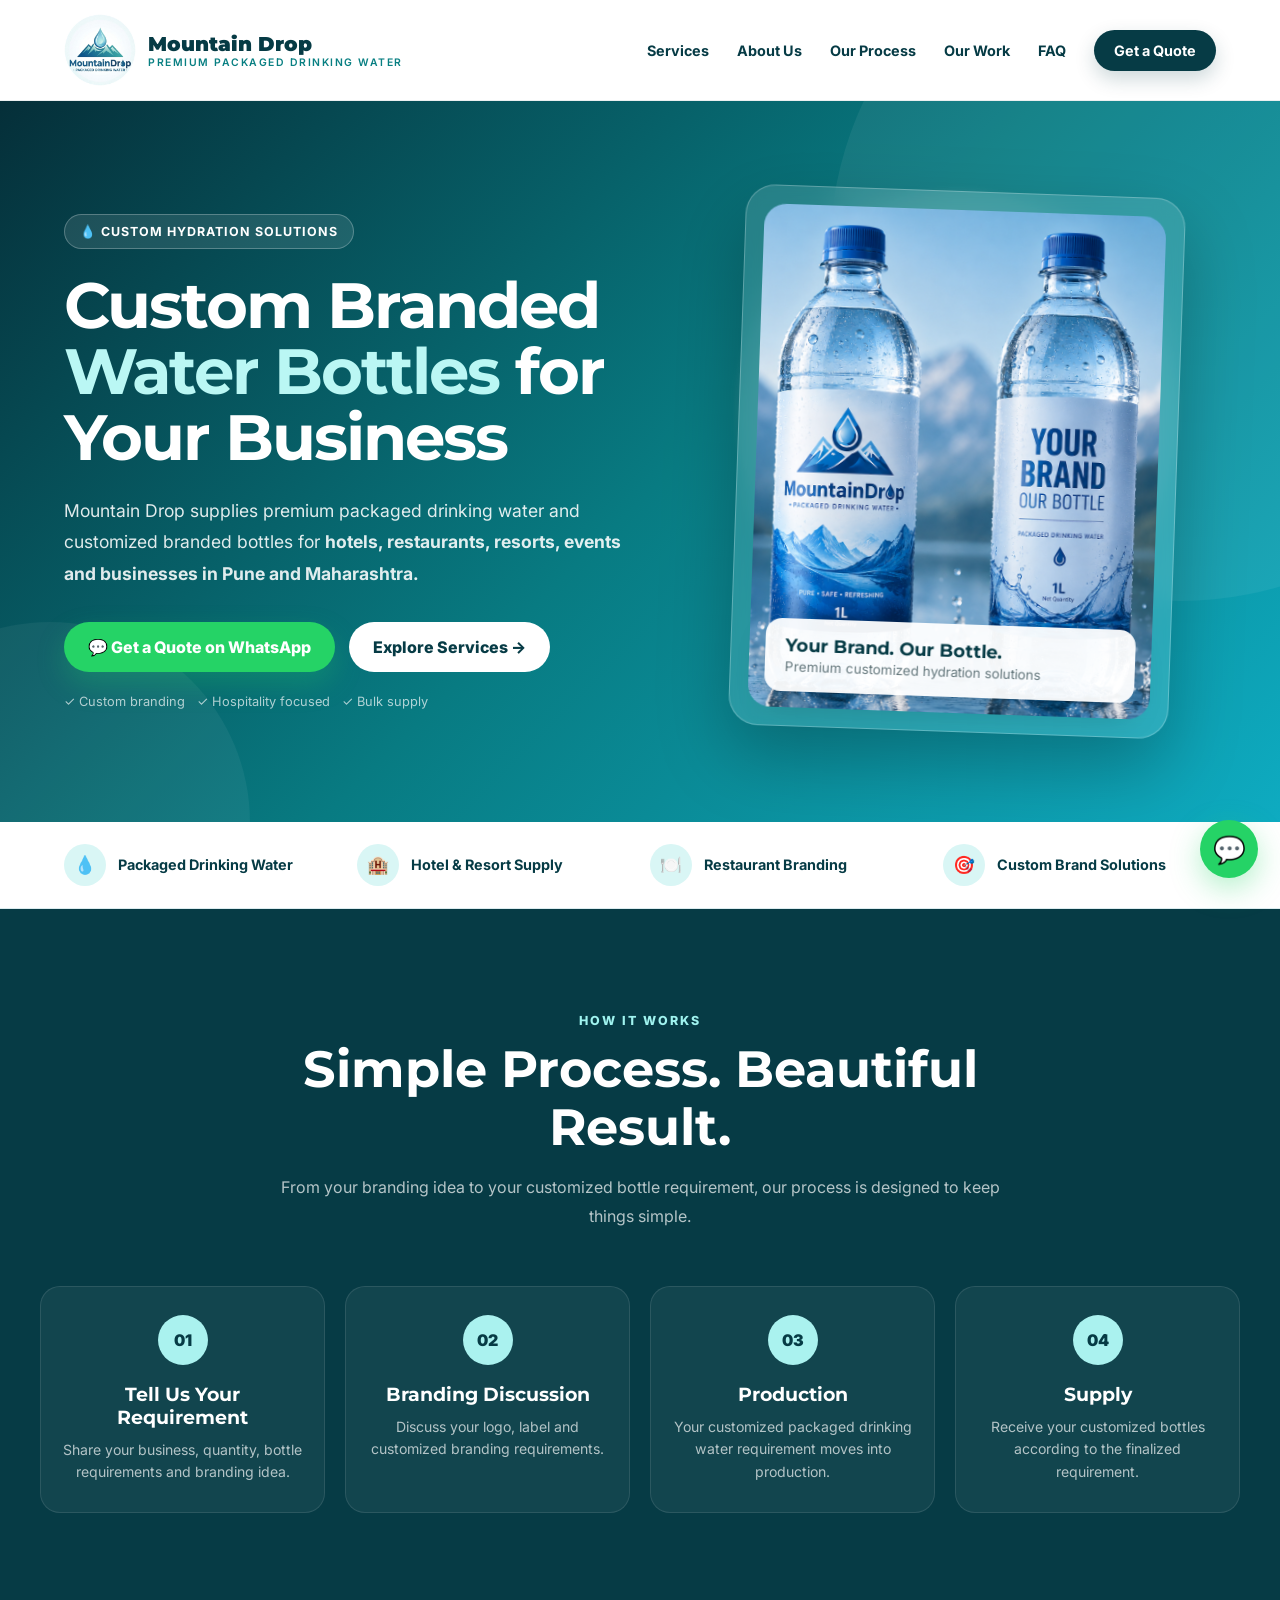
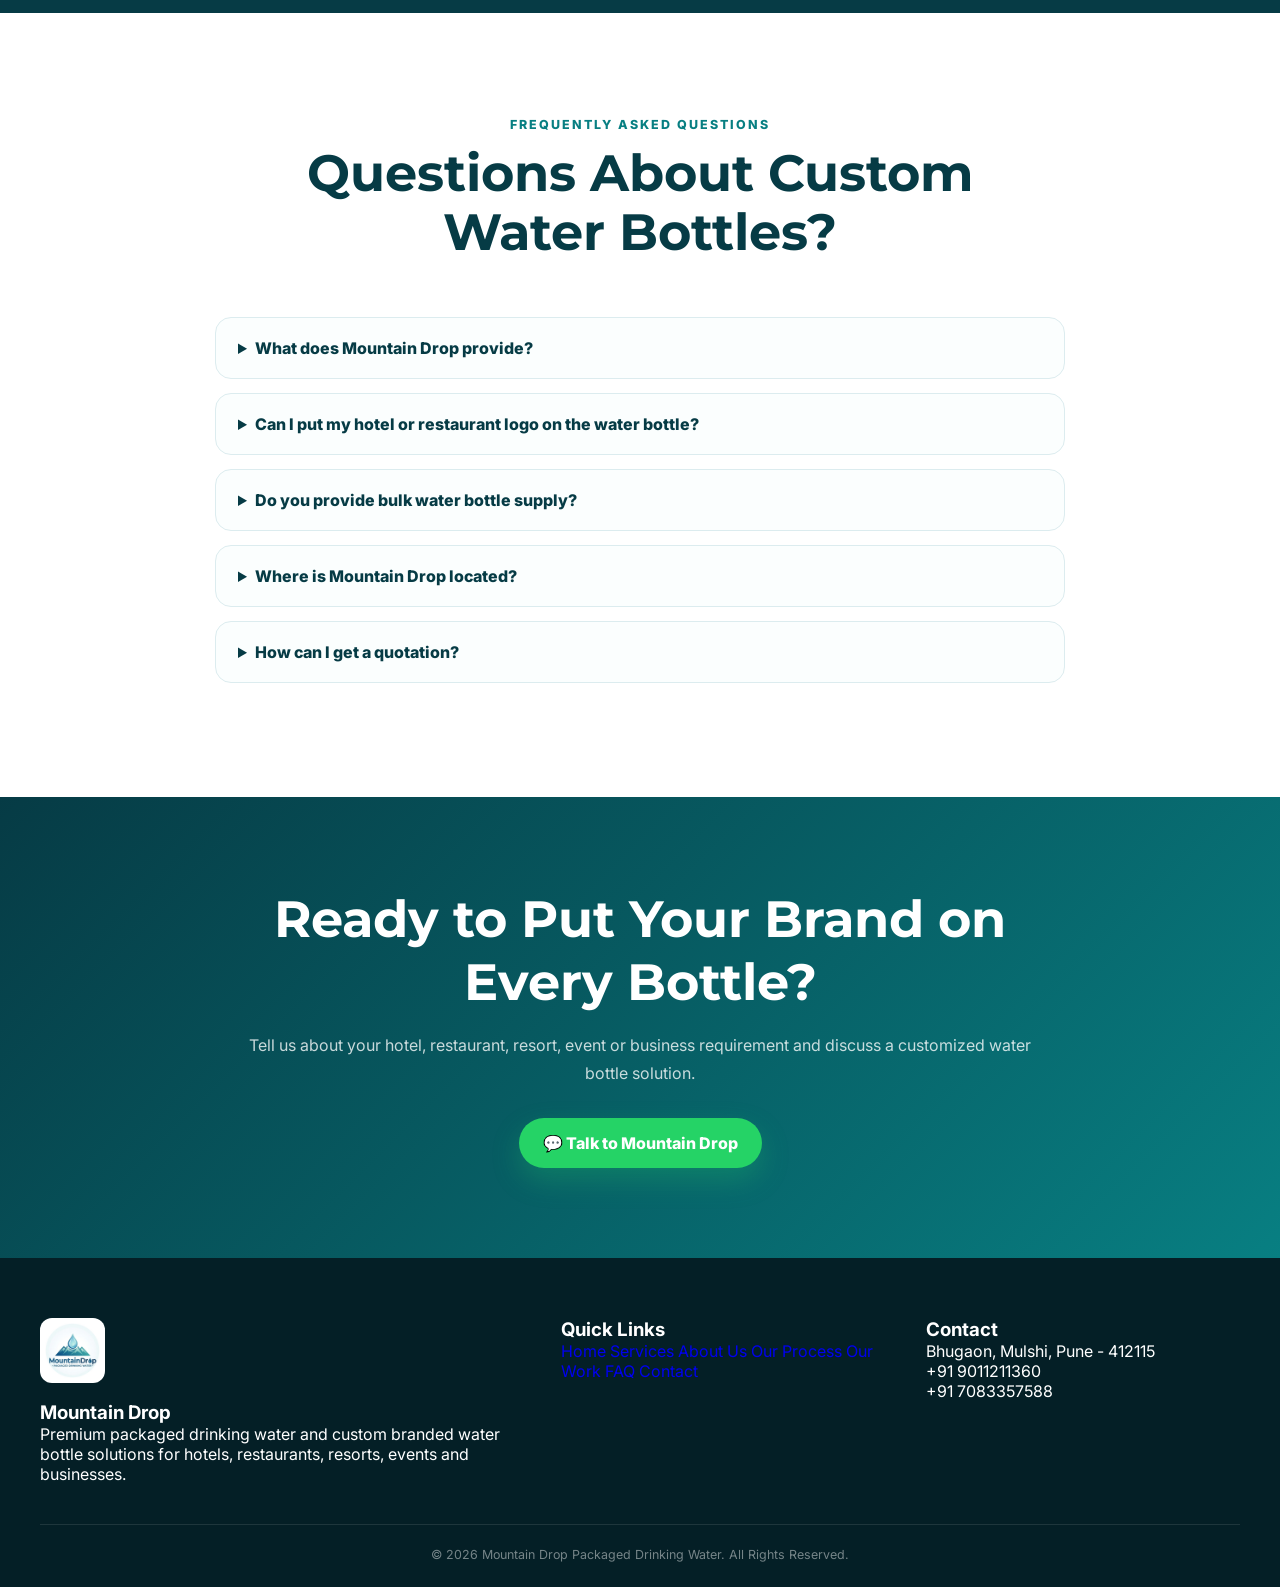
<file: index.html>
<!DOCTYPE html>
<html lang="en">

<head>
    <!-- =========================================================
         BASIC SEO
    ========================================================== -->
    <meta charset="UTF-8">
    <meta name="viewport" content="width=device-width, initial-scale=1.0">
    <meta name="robots" content="index, follow">
    <meta name="author" content="Mountain Drop">
    <meta name="description"
        content="Mountain Drop supplies custom branded water bottles and premium packaged drinking water for hotels, restaurants, resorts, events and businesses in Pune, Mulshi and Maharashtra.">
    <meta name="keywords"
        content="custom branded water bottles Pune, custom water bottle supplier Pune, branded water bottles Pune, customized water bottles Pune, packaged drinking water Pune, water bottle supplier Pune, hotel water bottles Pune, restaurant water bottles Pune, custom water bottles for hotels, custom water bottles for restaurants, event water bottles Pune, Mountain Drop">
    <meta name="theme-color" content="#063b45">

    <!-- =========================================================
         GOOGLE SEARCH TITLE
    ========================================================== -->
    <title>Mountain Drop | Custom Branded Water Bottles in Pune</title>

    <!-- =========================================================
         CANONICAL URL
    ========================================================== -->
    <link rel="canonical" href="https://mountaindrop.vercel.app/">

    <!-- =========================================================
         OPEN GRAPH - WHATSAPP / FACEBOOK / LINKEDIN
    ========================================================== -->
    <meta property="og:type" content="website">
    <meta property="og:title" content="Mountain Drop | Custom Branded Water Bottles">
    <meta property="og:description"
        content="Premium packaged drinking water and custom branded bottles for hotels, restaurants, resorts, events and businesses.">
    <meta property="og:url" content="https://mountaindrop.vercel.app/">
    <meta property="og:image" content="./images/logo.jpeg">

    <!-- =========================================================
         FAVICON
    ========================================================== -->
    <link rel="icon" type="image/png" href="./images/favicon.png">

    <!-- =========================================================
         GOOGLE FONTS
    ========================================================== -->
    <link rel="preconnect" href="https://fonts.googleapis.com">
    <link rel="preconnect" href="https://fonts.gstatic.com" crossorigin>
    <link
        href="https://fonts.googleapis.com/css2?family=Inter:wght@400;500;600;700;800&family=Montserrat:wght@600;700;800;900&display=swap"
        rel="stylesheet">

    <!-- =========================================================
         STRUCTURED DATA - LOCAL BUSINESS
    ========================================================== -->
    <script type="application/ld+json">
    {
        "@context": "https://schema.org",
        "@type": "LocalBusiness",
        "name": "Mountain Drop",
        "description": "Mountain Drop supplies premium packaged drinking water and custom branded water bottles for hotels, restaurants, resorts, events and businesses.",
        "url": "https://mountaindrop.vercel.app/",
        "telephone": [
            "+919011211360",
            "+917083357588"
        ],
        "address": {
            "@type": "PostalAddress",
            "addressLocality": "Bhugaon",
            "addressRegion": "Maharashtra",
            "postalCode": "412115",
            "addressCountry": "IN"
        },
        "areaServed": [
            "Pune",
            "Mulshi",
            "Maharashtra"
        ],
        "sameAs": []
    }
    </script>

    <!-- =========================================================
         FAQ STRUCTURED DATA
    ========================================================== -->
    <script type="application/ld+json">
    {
        "@context": "https://schema.org",
        "@type": "FAQPage",
        "mainEntity": [
            {
                "@type": "Question",
                "name": "What does Mountain Drop provide?",
                "acceptedAnswer": {
                    "@type": "Answer",
                    "text": "Mountain Drop provides packaged drinking water and custom branded water bottles for hotels, restaurants, resorts, events and businesses."
                }
            },
            {
                "@type": "Question",
                "name": "Can I put my hotel or restaurant logo on the water bottle?",
                "acceptedAnswer": {
                    "@type": "Answer",
                    "text": "Yes. Mountain Drop provides customized branded water bottle solutions designed around your business branding."
                }
            },
            {
                "@type": "Question",
                "name": "Where does Mountain Drop provide its service?",
                "acceptedAnswer": {
                    "@type": "Answer",
                    "text": "Mountain Drop is based in Bhugaon, Mulshi, Pune and serves businesses in Pune and surrounding areas."
                }
            }
        ]
    }
    </script>

    <!-- =========================================================
         CSS
    ========================================================== -->
    <link rel="stylesheet" href="./css/style.css">
</head>

<body>

    <!-- =========================================================
         HEADER
    ========================================================== -->
    <header>
        <div class="navbar">
            <a href="./index.html" class="logo" aria-label="Mountain Drop Home">
                <img src="./images/logo.jpeg" alt="MountainDrop Packaged Drinking Water">
                <div class="logo-text">
                    Mountain Drop
                    <span>Premium Packaged Drinking Water</span>
                </div>
            </a>

            <nav>
                <a href="./services.html">Services</a>
                <a href="./about.html">About Us</a>
                <a href="./index.html#process">Our Process</a>
                <a href="./products.html">Our Work</a>
                <a href="./index.html#faq">FAQ</a>
                <a href="./contact.html" class="nav-button">Get a Quote</a>
            </nav>
        </div>
    </header>

    <!-- =========================================================
         MAIN
    ========================================================== -->
    <main>
        <!-- HERO -->
        <section id="home" class="hero">
            <div class="hero-container">
                <div>
                    <div class="eyebrow">
                        💧 Custom Hydration Solutions
                    </div>

                    <h1>
                        Custom Branded
                        <span>Water Bottles</span>
                        for Your Business
                    </h1>

                    <p class="hero-description">
                        Mountain Drop supplies premium packaged drinking
                        water and customized branded bottles for
                        <strong>hotels, restaurants, resorts, events
                            and businesses in Pune and Maharashtra.</strong>
                    </p>

                    <div class="hero-buttons">
                        <a href="https://wa.me/919011211360?text=Hi%20Mountain%20Drop,%20I%20want%20to%20know%20more%20about%20custom%20branded%20water%20bottles."
                            class="btn btn-primary" target="_blank" rel="noopener">
                            💬 Get a Quote on WhatsApp
                        </a>

                        <a href="./services.html" class="btn btn-secondary">
                            Explore Services →
                        </a>
                    </div>

                    <p class="hero-note">
                        ✓ Custom branding &nbsp; ✓ Hospitality focused
                        &nbsp; ✓ Bulk supply
                    </p>
                </div>

                <div class="hero-product">
                    <div class="product-glow"></div>
                    <div class="product-card">
                        <img src="./images/Bottle.png"
                            alt="Custom branded water bottle supplied by Mountain Drop for hospitality business in Pune"
                            loading="eager">
                        <div class="product-label">
                            <strong>Your Brand. Our Bottle.</strong>
                            <small>Premium customized hydration solutions</small>
                        </div>
                    </div>
                </div>
            </div>
        </section>

        <!-- TRUST BAR -->
        <section class="trust-bar">
            <div class="trust-container">
                <div class="trust-item">
                    <div class="trust-icon">💧</div>
                    <span>Packaged Drinking Water</span>
                </div>

                <div class="trust-item">
                    <div class="trust-icon">🏨</div>
                    <span>Hotel & Resort Supply</span>
                </div>

                <div class="trust-item">
                    <div class="trust-icon">🍽️</div>
                    <span>Restaurant Branding</span>
                </div>

                <div class="trust-item">
                    <div class="trust-icon">🎯</div>
                    <span>Custom Brand Solutions</span>
                </div>
            </div>
        </section>

        <!-- PROCESS -->
        <section id="process" class="section process">
            <div class="section-container">
                <div class="section-heading">
                    <span class="section-tag" style="color:#9ff3ef;">
                        How It Works
                    </span>
                    <h2>Simple Process. Beautiful Result.</h2>
                    <p>
                        From your branding idea to your customized
                        bottle requirement, our process is designed
                        to keep things simple.
                    </p>
                </div>

                <div class="process-grid">
                    <div class="process-card">
                        <div class="process-number">01</div>
                        <h3>Tell Us Your Requirement</h3>
                        <p>Share your business, quantity, bottle requirements and branding idea.</p>
                    </div>

                    <div class="process-card">
                        <div class="process-number">02</div>
                        <h3>Branding Discussion</h3>
                        <p>Discuss your logo, label and customized branding requirements.</p>
                    </div>

                    <div class="process-card">
                        <div class="process-number">03</div>
                        <h3>Production</h3>
                        <p>Your customized packaged drinking water requirement moves into production.</p>
                    </div>

                    <div class="process-card">
                        <div class="process-number">04</div>
                        <h3>Supply</h3>
                        <p>Receive your customized bottles according to the finalized requirement.</p>
                    </div>
                </div>
            </div>
        </section>

        <!-- FAQ -->
        <section id="faq" class="section faq">
            <div class="section-container">
                <div class="section-heading">
                    <span class="section-tag">Frequently Asked Questions</span>
                    <h2>Questions About Custom Water Bottles?</h2>
                </div>

                <div class="faq-container">
                    <details>
                        <summary>What does Mountain Drop provide?</summary>
                        <p>Mountain Drop provides packaged drinking water and custom branded water bottle solutions for hotels, restaurants, resorts, events and businesses.</p>
                    </details>

                    <details>
                        <summary>Can I put my hotel or restaurant logo on the water bottle?</summary>
                        <p>Yes. Mountain Drop offers customized branded water bottle solutions based on your business branding requirements.</p>
                    </details>

                    <details>
                        <summary>Do you provide bulk water bottle supply?</summary>
                        <p>Yes. Contact our team with your required quantity, bottle requirements and branding details to discuss your requirement.</p>
                    </details>

                    <details>
                        <summary>Where is Mountain Drop located?</summary>
                        <p>Mountain Drop is based in Bhugaon, Mulshi, Pune, Maharashtra.</p>
                    </details>

                    <details>
                        <summary>How can I get a quotation?</summary>
                        <p>You can contact Mountain Drop directly through WhatsApp to discuss your customized water bottle requirement.</p>
                    </details>
                </div>
            </div>
        </section>

        <!-- CTA -->
        <section class="cta">
            <div class="cta-container">
                <h2>Ready to Put Your Brand on Every Bottle?</h2>
                <p>
                    Tell us about your hotel, restaurant, resort,
                    event or business requirement and discuss a
                    customized water bottle solution.
                </p>
                <a href="https://wa.me/919011211360?text=Hi%20Mountain%20Drop,%20I%20want%20a%20quote%20for%20custom%20branded%20water%20bottles."
                    class="btn btn-primary" target="_blank" rel="noopener">
                    💬 Talk to Mountain Drop
                </a>
            </div>
        </section>
    </main>

    <!-- =========================================================
         FOOTER
    ========================================================== -->
    <footer>
        <div class="footer-container">
            <div>
                <img src="./images/logo.jpeg" class="footer-logo" alt="MountainDrop Packaged Drinking Water">
                <h3>Mountain Drop</h3>
                <p>
                    Premium packaged drinking water and
                    custom branded water bottle solutions
                    for hotels, restaurants, resorts,
                    events and businesses.
                </p>
            </div>

            <div>
                <h3>Quick Links</h3>
                <a href="./index.html">Home</a>
                <a href="./services.html">Services</a>
                <a href="./about.html">About Us</a>
                <a href="./index.html#process">Our Process</a>
                <a href="./products.html">Our Work</a>
                <a href="./index.html#faq">FAQ</a>
                <a href="./contact.html">Contact</a>
            </div>

            <div>
                <h3>Contact</h3>
                <p>Bhugaon, Mulshi, Pune - 412115</p>
                <p>+91 9011211360</p>
                <p>+91 7083357588</p>
            </div>
        </div>

        <div class="copyright">
            © 2026 Mountain Drop Packaged Drinking Water. All Rights Reserved.
        </div>
    </footer>

    <!-- FLOATING WHATSAPP -->
    <a href="https://wa.me/919011211360?text=Hi%20Mountain%20Drop,%20I%20want%20to%20know%20more%20about%20custom%20branded%20water%20bottles."
        class="floating-whatsapp" target="_blank" rel="noopener" aria-label="Contact Mountain Drop on WhatsApp">
        💬
    </a>

    <!-- SCRIPT -->
    <script src="./js/script.js"></script>
</body>

</html>
</file>
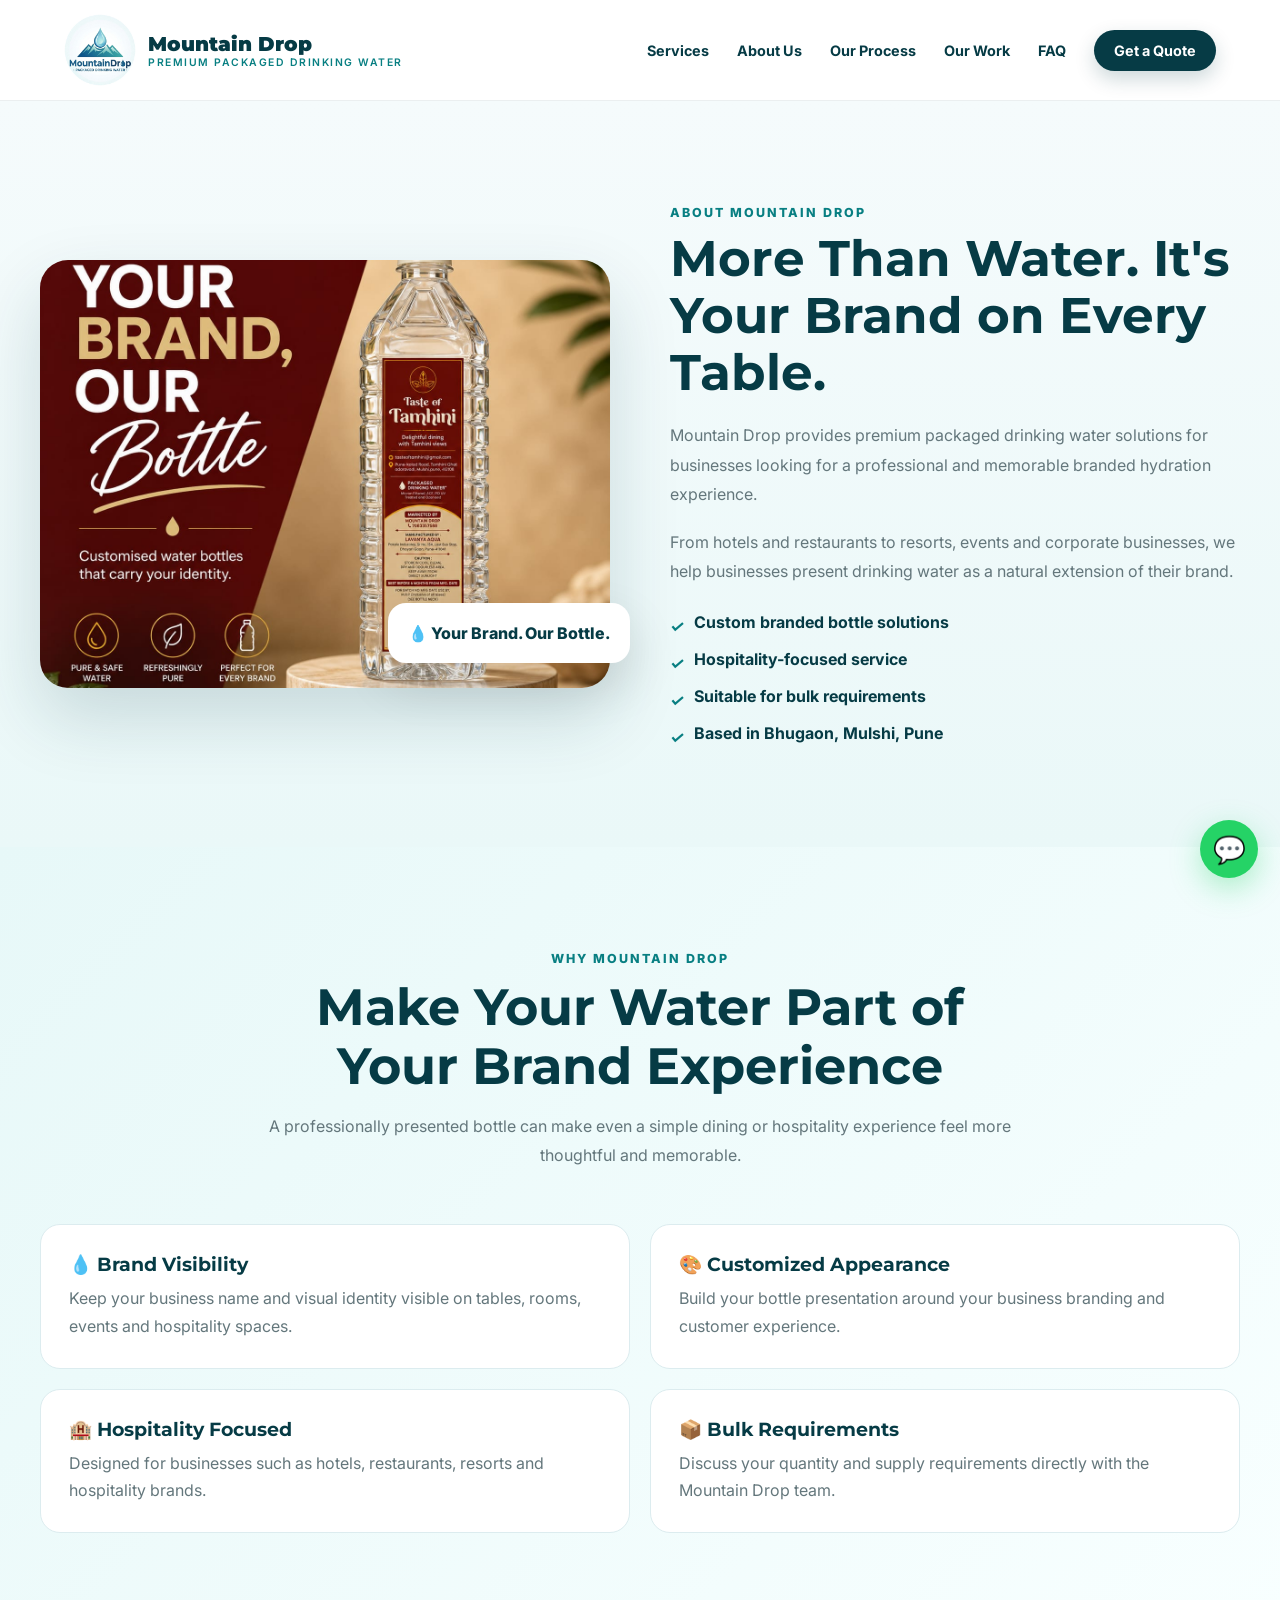
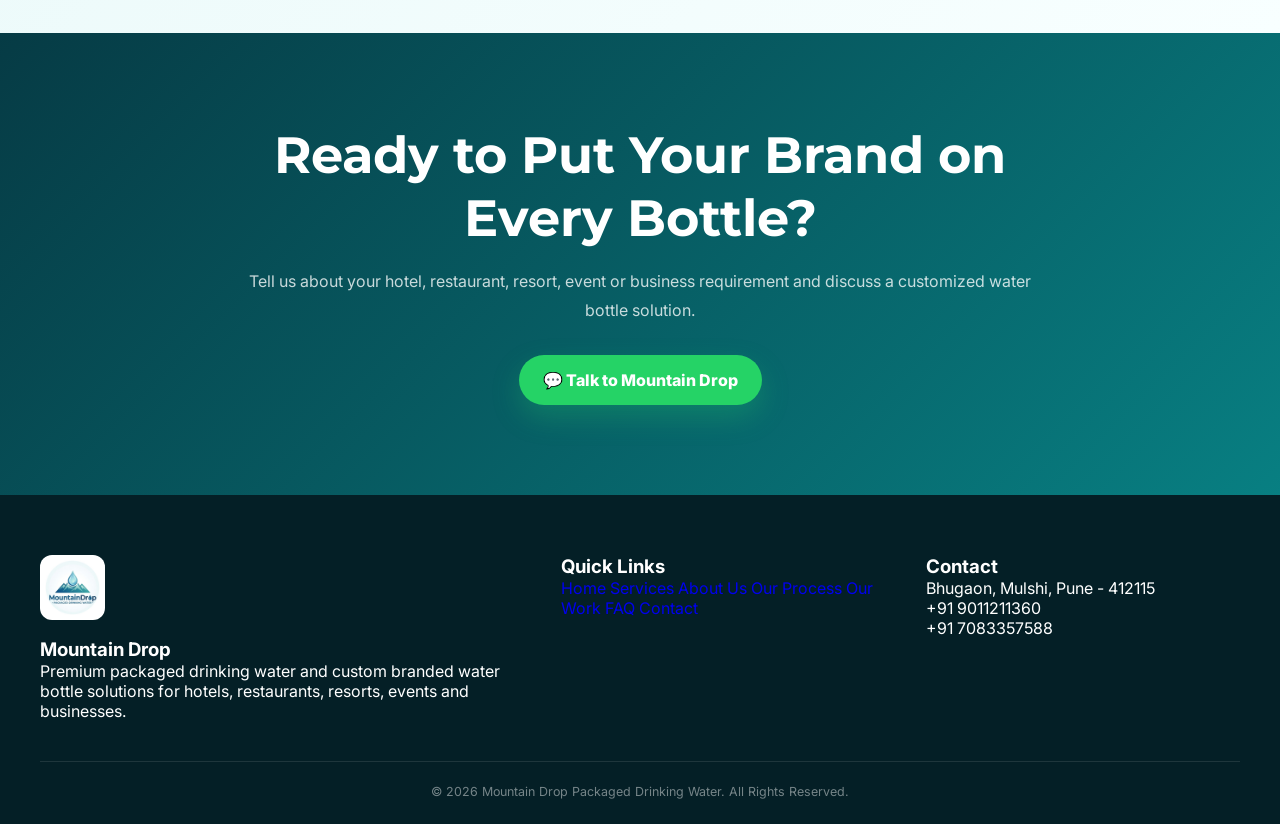
<file: about.html>
<!DOCTYPE html>
<html lang="en">

<head>
    <!-- =========================================================
         BASIC SEO
    ========================================================== -->
    <meta charset="UTF-8">
    <meta name="viewport" content="width=device-width, initial-scale=1.0">
    <meta name="robots" content="index, follow">
    <meta name="author" content="Mountain Drop">
    <meta name="description"
        content="Learn more about Mountain Drop, based in Bhugaon, Mulshi, Pune. We provide premium packaged drinking water and custom branded bottles for the hospitality sector.">
    <meta name="keywords"
        content="about Mountain Drop, packaged water supplier Pune, hospitality branding, custom water bottle Mulshi">
    <meta name="theme-color" content="#063b45">

    <!-- =========================================================
         GOOGLE SEARCH TITLE
    ========================================================== -->
    <title>About Us | Mountain Drop Custom Branded Water Bottles</title>

    <!-- =========================================================
         CANONICAL URL
    ========================================================== -->
    <link rel="canonical" href="https://mountaindrop.vercel.app/about.html">

    <!-- =========================================================
         OPEN GRAPH
    ========================================================== -->
    <meta property="og:type" content="website">
    <meta property="og:title" content="About Us | Mountain Drop Custom Branded Water Bottles">
    <meta property="og:description"
        content="Learn more about Mountain Drop and how custom brand bottles enhance the guest experience.">
    <meta property="og:url" content="https://mountaindrop.vercel.app/about.html">
    <meta property="og:image" content="./images/logo.jpeg">

    <!-- =========================================================
         FAVICON
    ========================================================== -->
    <link rel="icon" type="image/png" href="./images/favicon.png">

    <!-- =========================================================
         GOOGLE FONTS
    ========================================================== -->
    <link rel="preconnect" href="https://fonts.googleapis.com">
    <link rel="preconnect" href="https://fonts.gstatic.com" crossorigin>
    <link
        href="https://fonts.googleapis.com/css2?family=Inter:wght@400;500;600;700;800&family=Montserrat:wght@600;700;800;900&display=swap"
        rel="stylesheet">

    <!-- =========================================================
       
    ========================================================== -->
    <link rel="stylesheet" href="./css/style.css">
</head>

<body>

    <!-- =========================================================
         HEADER
    ========================================================== -->
    <header>
        <div class="navbar">
            <a href="./index.html" class="logo" aria-label="Mountain Drop Home">
                <img src="./images/logo.jpeg" alt="MountainDrop Packaged Drinking Water">
                <div class="logo-text">
                    Mountain Drop
                    <span>Premium Packaged Drinking Water</span>
                </div>
            </a>

            <nav>
                <a href="./services.html">Services</a>
                <a href="./about.html" class="active">About Us</a>
                <a href="./index.html#process">Our Process</a>
                <a href="./products.html">Our Work</a>
                <a href="./index.html#faq">FAQ</a>
                <a href="./contact.html" class="nav-button">Get a Quote</a>
            </nav>
        </div>
    </header>

    <!-- =========================================================
         MAIN
    ========================================================== -->
    <main>
        <!-- ABOUT -->
        <section class="section about">
            <div class="section-container">
                <div class="about-grid">
                    <div class="about-image">
                        <img src="./images/TasteOfTamhini.jpeg"
                            alt="Mountain Drop custom branded packaged drinking water bottle for hotel and restaurant"
                            loading="lazy">
                        <div class="experience-card">
                            💧 Your Brand. Our Bottle.
                        </div>
                    </div>

                    <div class="about-content">
                        <span class="section-tag">About Mountain Drop</span>
                        <h2>More Than Water. It's Your Brand on Every Table.</h2>
                        <p>
                            Mountain Drop provides premium packaged
                            drinking water solutions for businesses
                            looking for a professional and memorable
                            branded hydration experience.
                        </p>
                        <p>
                            From hotels and restaurants to resorts,
                            events and corporate businesses, we help
                            businesses present drinking water as a
                            natural extension of their brand.
                        </p>

                        <ul class="check-list">
                            <li><i>✓</i> Custom branded bottle solutions</li>
                            <li><i>✓</i> Hospitality-focused service</li>
                            <li><i>✓</i> Suitable for bulk requirements</li>
                            <li><i>✓</i> Based in Bhugaon, Mulshi, Pune</li>
                        </ul>
                    </div>
                </div>
            </div>
        </section>

        <!-- WHY US -->
        <section class="section why">
            <div class="section-container">
                <div class="section-heading">
                    <span class="section-tag">Why Mountain Drop</span>
                    <h2>Make Your Water Part of Your Brand Experience</h2>
                    <p>
                        A professionally presented bottle can make
                        even a simple dining or hospitality experience
                        feel more thoughtful and memorable.
                    </p>
                </div>

                <div class="why-grid">
                    <div class="why-card">
                        <h3>💧 Brand Visibility</h3>
                        <p>Keep your business name and visual identity visible on tables, rooms, events and hospitality
                            spaces.</p>
                    </div>

                    <div class="why-card">
                        <h3>🎨 Customized Appearance</h3>
                        <p>Build your bottle presentation around your business branding and customer experience.</p>
                    </div>

                    <div class="why-card">
                        <h3>🏨 Hospitality Focused</h3>
                        <p>Designed for businesses such as hotels, restaurants, resorts and hospitality brands.</p>
                    </div>

                    <div class="why-card">
                        <h3>📦 Bulk Requirements</h3>
                        <p>Discuss your quantity and supply requirements directly with the Mountain Drop team.</p>
                    </div>
                </div>
            </div>
        </section>

        <!-- CTA -->
        <section class="cta">
            <div class="cta-container">
                <h2>Ready to Put Your Brand on Every Bottle?</h2>
                <p>
                    Tell us about your hotel, restaurant, resort,
                    event or business requirement and discuss a
                    customized water bottle solution.
                </p>
                <a href="https://wa.me/919011211360?text=Hi%20Mountain%20Drop,%20I%20want%20a%20quote%20for%20custom%20branded%20water%20bottles."
                    class="btn btn-primary" target="_blank" rel="noopener">
                    💬 Talk to Mountain Drop
                </a>
            </div>
        </section>
    </main>

    <!-- =========================================================
         FOOTER
    ========================================================== -->
    <footer>
        <div class="footer-container">
            <div>
                <img src="./images/logo.jpeg" class="footer-logo" alt="MountainDrop Packaged Drinking Water">
                <h3>Mountain Drop</h3>
                <p>
                    Premium packaged drinking water and
                    custom branded water bottle solutions
                    for hotels, restaurants, resorts,
                    events and businesses.
                </p>
            </div>

            <div>
                <h3>Quick Links</h3>
                <a href="./index.html">Home</a>
                <a href="./services.html">Services</a>
                <a href="./about.html">About Us</a>
                <a href="./index.html#process">Our Process</a>
                <a href="./products.html">Our Work</a>
                <a href="./index.html#faq">FAQ</a>
                <a href="./contact.html">Contact</a>
            </div>

            <div>
                <h3>Contact</h3>
                <p>Bhugaon, Mulshi, Pune - 412115</p>
                <p>+91 9011211360</p>
                <p>+91 7083357588</p>
            </div>
        </div>

        <div class="copyright">
            © 2026 Mountain Drop Packaged Drinking Water. All Rights Reserved.
        </div>
    </footer>

    <!-- FLOATING WHATSAPP -->
    <a href="https://wa.me/919011211360?text=Hi%20Mountain%20Drop,%20I%20want%20to%20know%20more%20about%20custom%20branded%20water%20bottles."
        class="floating-whatsapp" target="_blank" rel="noopener" aria-label="Contact Mountain Drop on WhatsApp">
        💬
    </a>

    <!-- SCRIPT -->
    <script src="./js/script.js"></script>
</body>

</html>
</file>
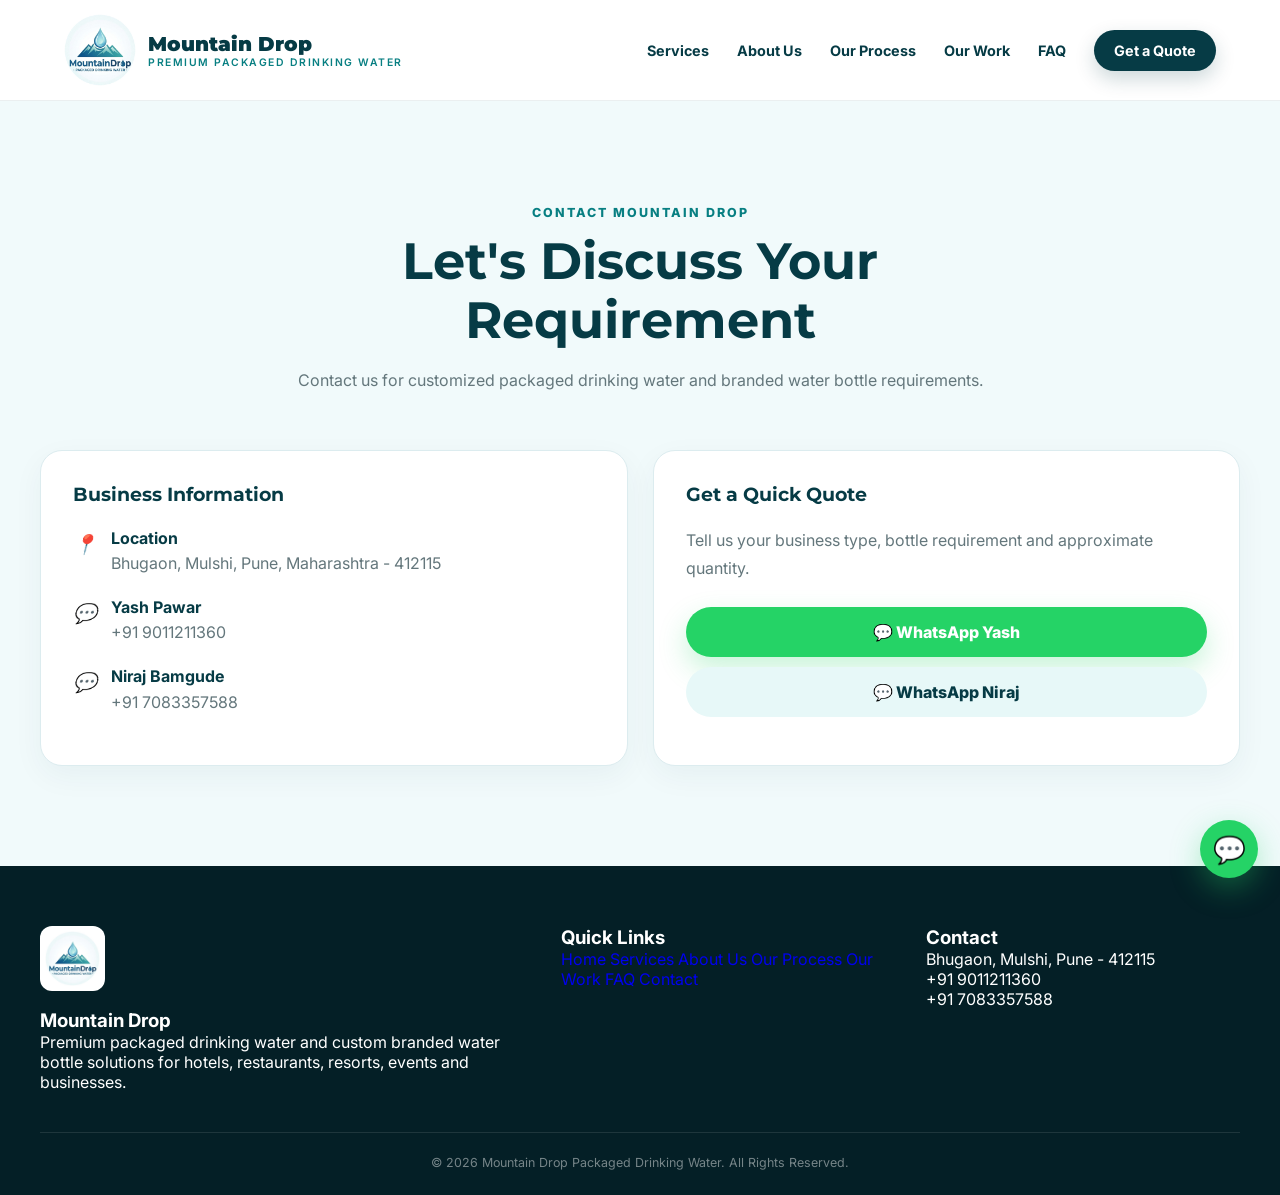
<file: contact.html>
<!DOCTYPE html>
<html lang="en">

<head>
    <!-- =========================================================
         BASIC SEO
    ========================================================== -->
    <meta charset="UTF-8">
    <meta name="viewport" content="width=device-width, initial-scale=1.0">
    <meta name="robots" content="index, follow">
    <meta name="author" content="Mountain Drop">
    <meta name="description"
        content="Get in touch with Mountain Drop. Contact Yash Pawar or Niraj Bamgude to get a quote for custom branded water bottles in Pune and Mulshi.">
    <meta name="keywords"
        content="contact Mountain Drop, water bottle quotation Pune, custom label quote, packaged water supplier">
    <meta name="theme-color" content="#063b45">

    <!-- =========================================================
         GOOGLE SEARCH TITLE
    ========================================================== -->
    <title>Contact Us | Mountain Drop Custom Branded Water Bottles</title>

    <!-- =========================================================
         CANONICAL URL
    ========================================================== -->
    <link rel="canonical" href="https://mountaindrop.vercel.app/contact.html">

    <!-- =========================================================
         OPEN GRAPH
    ========================================================== -->
    <meta property="og:type" content="website">
    <meta property="og:title" content="Contact Us | Mountain Drop Custom Branded Water Bottles">
    <meta property="og:description"
        content="Get a quick quotation for your business water bottle needs via WhatsApp.">
    <meta property="og:url" content="https://mountaindrop.vercel.app/contact.html">
    <meta property="og:image" content="./images/logo.jpeg">

    <!-- =========================================================
         FAVICON
    ========================================================== -->
    <link rel="icon" type="image/png" href="./images/favicon.png">

    <!-- =========================================================
         GOOGLE FONTS
    ========================================================== -->
    <link rel="preconnect" href="https://fonts.googleapis.com">
    <link rel="preconnect" href="https://fonts.gstatic.com" crossorigin>
    <link
        href="https://fonts.googleapis.com/css2?family=Inter:wght@400;500;600;700;800&family=Montserrat:wght@600;700;800;900&display=swap"
        rel="stylesheet">

    <!-- =========================================================
         CSS
    ========================================================== -->
    <link rel="stylesheet" href="./css/style.css">
</head>

<body>

    <!-- =========================================================
         HEADER
    ========================================================== -->
    <header>
        <div class="navbar">
            <a href="./index.html" class="logo" aria-label="Mountain Drop Home">
                <img src="./images/logo.jpeg" alt="MountainDrop Packaged Drinking Water">
                <div class="logo-text">
                    Mountain Drop
                    <span>Premium Packaged Drinking Water</span>
                </div>
            </a>

            <nav>
                <a href="./services.html">Services</a>
                <a href="./about.html">About Us</a>
                <a href="./index.html#process">Our Process</a>
                <a href="./products.html">Our Work</a>
                <a href="./index.html#faq">FAQ</a>
                <a href="./contact.html" class="active nav-button">Get a Quote</a>
            </nav>
        </div>
    </header>

    <!-- =========================================================
         MAIN
    ========================================================== -->
    <main>
        <!-- CONTACT -->
        <section id="contact" class="section contact">
            <div class="section-container">
                <div class="section-heading">
                    <span class="section-tag">Contact Mountain Drop</span>
                    <h2>Let's Discuss Your Requirement</h2>
                    <p>
                        Contact us for customized packaged drinking
                        water and branded water bottle requirements.
                    </p>
                </div>

                <div class="contact-grid">
                    <div class="contact-card">
                        <h3>Business Information</h3>

                        <div class="contact-item">
                            <i>📍</i>
                            <div>
                                <strong>Location</strong>
                                Bhugaon, Mulshi, Pune, Maharashtra - 412115
                            </div>
                        </div>

                        <div class="contact-item">
                            <i>💬</i>
                            <div>
                                <strong>Yash Pawar</strong>
                                +91 9011211360
                            </div>
                        </div>

                        <div class="contact-item">
                            <i>💬</i>
                            <div>
                                <strong>Niraj Bamgude</strong>
                                +91 7083357588
                            </div>
                        </div>
                    </div>

                    <div class="contact-card">
                        <h3>Get a Quick Quote</h3>
                        <p style="color:#64777c; line-height:1.8; margin-bottom:24px;">
                            Tell us your business type, bottle requirement and approximate quantity.
                        </p>

                        <a href="https://wa.me/919011211360?text=Hi%20Mountain%20Drop,%20my%20business%20is%20____.%20I%20need%20custom%20branded%20water%20bottles.%20Please%20share%20details."
                            class="btn btn-primary" target="_blank" rel="noopener" style="width:100%;">
                            💬 WhatsApp Yash
                        </a>

                        <br>

                        <a href="https://wa.me/917083357588?text=Hi%20Mountain%20Drop,%20my%20business%20is%20____.%20I%20need%20custom%20branded%20water%20bottles.%20Please%20share%20details."
                            class="btn" target="_blank" rel="noopener" style="
                               width:100%;
                               margin-top:10px;
                               background:#e7f8f8;
                               color:#063b45;
                           ">
                            💬 WhatsApp Niraj
                        </a>
                    </div>
                </div>
            </div>
        </section>
    </main>

    <!-- =========================================================
         FOOTER
    ========================================================== -->
    <footer>
        <div class="footer-container">
            <div>
                <img src="./images/logo.jpeg" class="footer-logo" alt="MountainDrop Packaged Drinking Water">
                <h3>Mountain Drop</h3>
                <p>
                    Premium packaged drinking water and
                    custom branded water bottle solutions
                    for hotels, restaurants, resorts,
                    events and businesses.
                </p>
            </div>

            <div>
                <h3>Quick Links</h3>
                <a href="./index.html">Home</a>
                <a href="./services.html">Services</a>
                <a href="./about.html">About Us</a>
                <a href="./index.html#process">Our Process</a>
                <a href="./products.html">Our Work</a>
                <a href="./index.html#faq">FAQ</a>
                <a href="./contact.html">Contact</a>
            </div>

            <div>
                <h3>Contact</h3>
                <p>Bhugaon, Mulshi, Pune - 412115</p>
                <p>+91 9011211360</p>
                <p>+91 7083357588</p>
            </div>
        </div>

        <div class="copyright">
            © 2026 Mountain Drop Packaged Drinking Water. All Rights Reserved.
        </div>
    </footer>

    <!-- FLOATING WHATSAPP -->
    <a href="https://wa.me/919011211360?text=Hi%20Mountain%20Drop,%20I%20want%20to%20know%20more%20about%20custom%20branded%20water%20bottles."
        class="floating-whatsapp" target="_blank" rel="noopener" aria-label="Contact Mountain Drop on WhatsApp">
        💬
    </a>

    <!-- SCRIPT -->
    <script src="./js/script.js"></script>
</body>

</html>
</file>
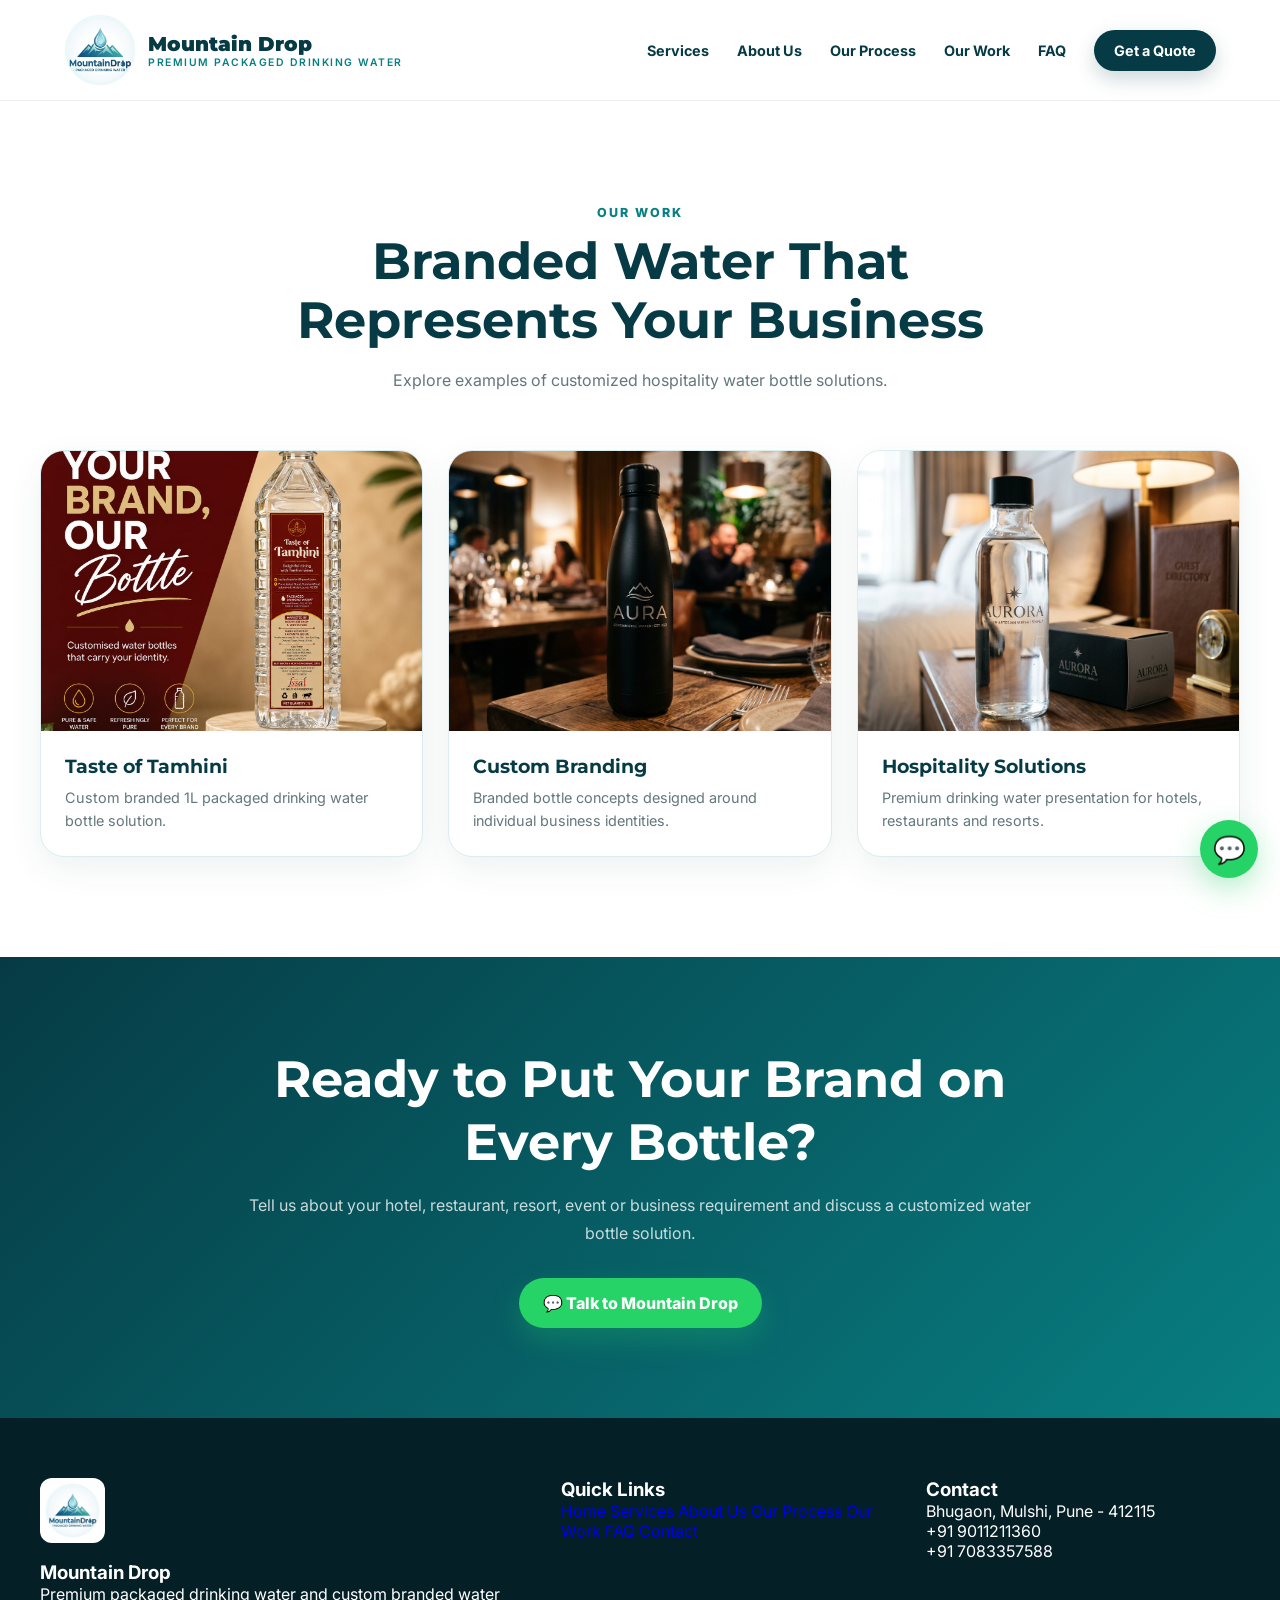
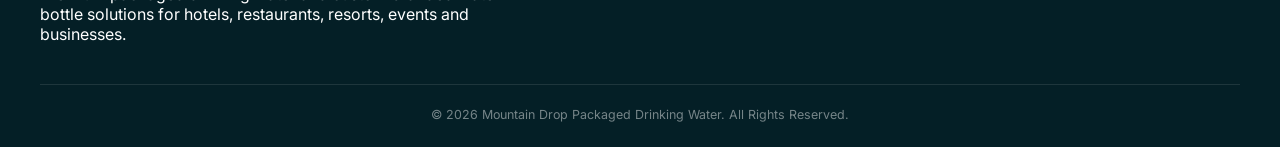
<file: products.html>
<!DOCTYPE html>
<html lang="en">

<head>
    <!-- =========================================================
         BASIC SEO
    ========================================================== -->
    <meta charset="UTF-8">
    <meta name="viewport" content="width=device-width, initial-scale=1.0">
    <meta name="robots" content="index, follow">
    <meta name="author" content="Mountain Drop">
    <meta name="description"
        content="Explore our gallery of custom branded water bottle projects for premium hotels, restaurants, resorts, and corporate clients in Pune.">
    <meta name="keywords"
        content="Mountain Drop portfolio, custom branded bottle designs, water bottle partners Pune">
    <meta name="theme-color" content="#063b45">

    <!-- =========================================================
         GOOGLE SEARCH TITLE
    ========================================================== -->
    <title>Our Work | Mountain Drop Custom Branded Water Bottles</title>

    <!-- =========================================================
         CANONICAL URL
    ========================================================== -->
    <link rel="canonical" href="https://mountaindrop.vercel.app/products.html">

    <!-- =========================================================
         OPEN GRAPH
    ========================================================== -->
    <meta property="og:type" content="website">
    <meta property="og:title" content="Our Work | Mountain Drop Custom Branded Water Bottles">
    <meta property="og:description"
        content="See examples of custom brand water bottles and hospitality partnerships in Pune.">
    <meta property="og:url" content="https://mountaindrop.vercel.app/products.html">
    <meta property="og:image" content="./images/logo.jpeg">

    <!-- =========================================================
         FAVICON
    ========================================================== -->
    <link rel="icon" type="image/png" href="./images/favicon.png">

    <!-- =========================================================
         GOOGLE FONTS
    ========================================================== -->
    <link rel="preconnect" href="https://fonts.googleapis.com">
    <link rel="preconnect" href="https://fonts.gstatic.com" crossorigin>
    <link
        href="https://fonts.googleapis.com/css2?family=Inter:wght@400;500;600;700;800&family=Montserrat:wght@600;700;800;900&display=swap"
        rel="stylesheet">

    <!-- =========================================================
         CSS
    ========================================================== -->
    <link rel="stylesheet" href="./css/style.css">
</head>

<body>

    <!-- =========================================================
         HEADER
    ========================================================== -->
    <header>
        <div class="navbar">
            <a href="./index.html" class="logo" aria-label="Mountain Drop Home">
                <img src="./images/logo.jpeg" alt="MountainDrop Packaged Drinking Water">
                <div class="logo-text">
                    Mountain Drop
                    <span>Premium Packaged Drinking Water</span>
                </div>
            </a>

            <nav>
                <a href="./services.html">Services</a>
                <a href="./about.html">About Us</a>
                <a href="./index.html#process">Our Process</a>
                <a href="./products.html" class="active">Our Work</a>
                <a href="./index.html#faq">FAQ</a>
                <a href="./contact.html" class="nav-button">Get a Quote</a>
            </nav>
        </div>
    </header>

    <!-- =========================================================
         MAIN
    ========================================================== -->
    <main>
        <!-- PARTNERS / OUR WORK -->
        <section id="partners" class="section clients">
            <div class="section-container">
                <div class="section-heading">
                    <span class="section-tag">Our Work</span>
                    <h2>Branded Water That Represents Your Business</h2>
                    <p>Explore examples of customized hospitality water bottle solutions.</p>
                </div>

                <div class="client-grid">
                    <article class="client-card">
                        <div class="client-image">
                            <img src="./images/TasteOfTamhini.jpeg"
                                alt="Taste of Tamhini custom branded 1 litre water bottle by Mountain Drop"
                                loading="lazy">
                        </div>
                        <div class="client-info">
                            <h3>Taste of Tamhini</h3>
                            <p>Custom branded 1L packaged drinking water bottle solution.</p>
                        </div>
                    </article>

                    <article class="client-card">
                        <div class="client-image">
                            <img src="./images/bottle-2.jpeg"
                                alt="Custom branded Mountain Drop water bottle design"
                                loading="lazy">
                        </div>
                        <div class="client-info">
                            <h3>Custom Branding</h3>
                            <p>Branded bottle concepts designed around individual business identities.</p>
                        </div>
                    </article>

                    <article class="client-card">
                        <div class="client-image">
                            <img src="./images/bottle-3.jpeg"
                                alt="Customized packaged drinking water bottle for hospitality business"
                                loading="lazy">
                        </div>
                        <div class="client-info">
                            <h3>Hospitality Solutions</h3>
                            <p>Premium drinking water presentation for hotels, restaurants and resorts.</p>
                        </div>
                    </article>
                </div>
            </div>
        </section>

        <!-- CTA -->
        <section class="cta">
            <div class="cta-container">
                <h2>Ready to Put Your Brand on Every Bottle?</h2>
                <p>
                    Tell us about your hotel, restaurant, resort,
                    event or business requirement and discuss a
                    customized water bottle solution.
                </p>
                <a href="https://wa.me/919011211360?text=Hi%20Mountain%20Drop,%20I%20want%20a%20quote%20for%20custom%20branded%20water%20bottles."
                    class="btn btn-primary" target="_blank" rel="noopener">
                    💬 Talk to Mountain Drop
                </a>
            </div>
        </section>
    </main>

    <!-- =========================================================
         FOOTER
    ========================================================== -->
    <footer>
        <div class="footer-container">
            <div>
                <img src="./images/logo.jpeg" class="footer-logo" alt="MountainDrop Packaged Drinking Water">
                <h3>Mountain Drop</h3>
                <p>
                    Premium packaged drinking water and
                    custom branded water bottle solutions
                    for hotels, restaurants, resorts,
                    events and businesses.
                </p>
            </div>

            <div>
                <h3>Quick Links</h3>
                <a href="./index.html">Home</a>
                <a href="./services.html">Services</a>
                <a href="./about.html">About Us</a>
                <a href="./index.html#process">Our Process</a>
                <a href="./products.html">Our Work</a>
                <a href="./index.html#faq">FAQ</a>
                <a href="./contact.html">Contact</a>
            </div>

            <div>
                <h3>Contact</h3>
                <p>Bhugaon, Mulshi, Pune - 412115</p>
                <p>+91 9011211360</p>
                <p>+91 7083357588</p>
            </div>
        </div>

        <div class="copyright">
            © 2026 Mountain Drop Packaged Drinking Water. All Rights Reserved.
        </div>
    </footer>

    <!-- FLOATING WHATSAPP -->
    <a href="https://wa.me/919011211360?text=Hi%20Mountain%20Drop,%20I%20want%20to%20know%20more%20about%20custom%20branded%20water%20bottles."
        class="floating-whatsapp" target="_blank" rel="noopener" aria-label="Contact Mountain Drop on WhatsApp">
        💬
    </a>

    <!-- SCRIPT -->
    <script src="./js/script.js"></script>
</body>

</html>
</file>
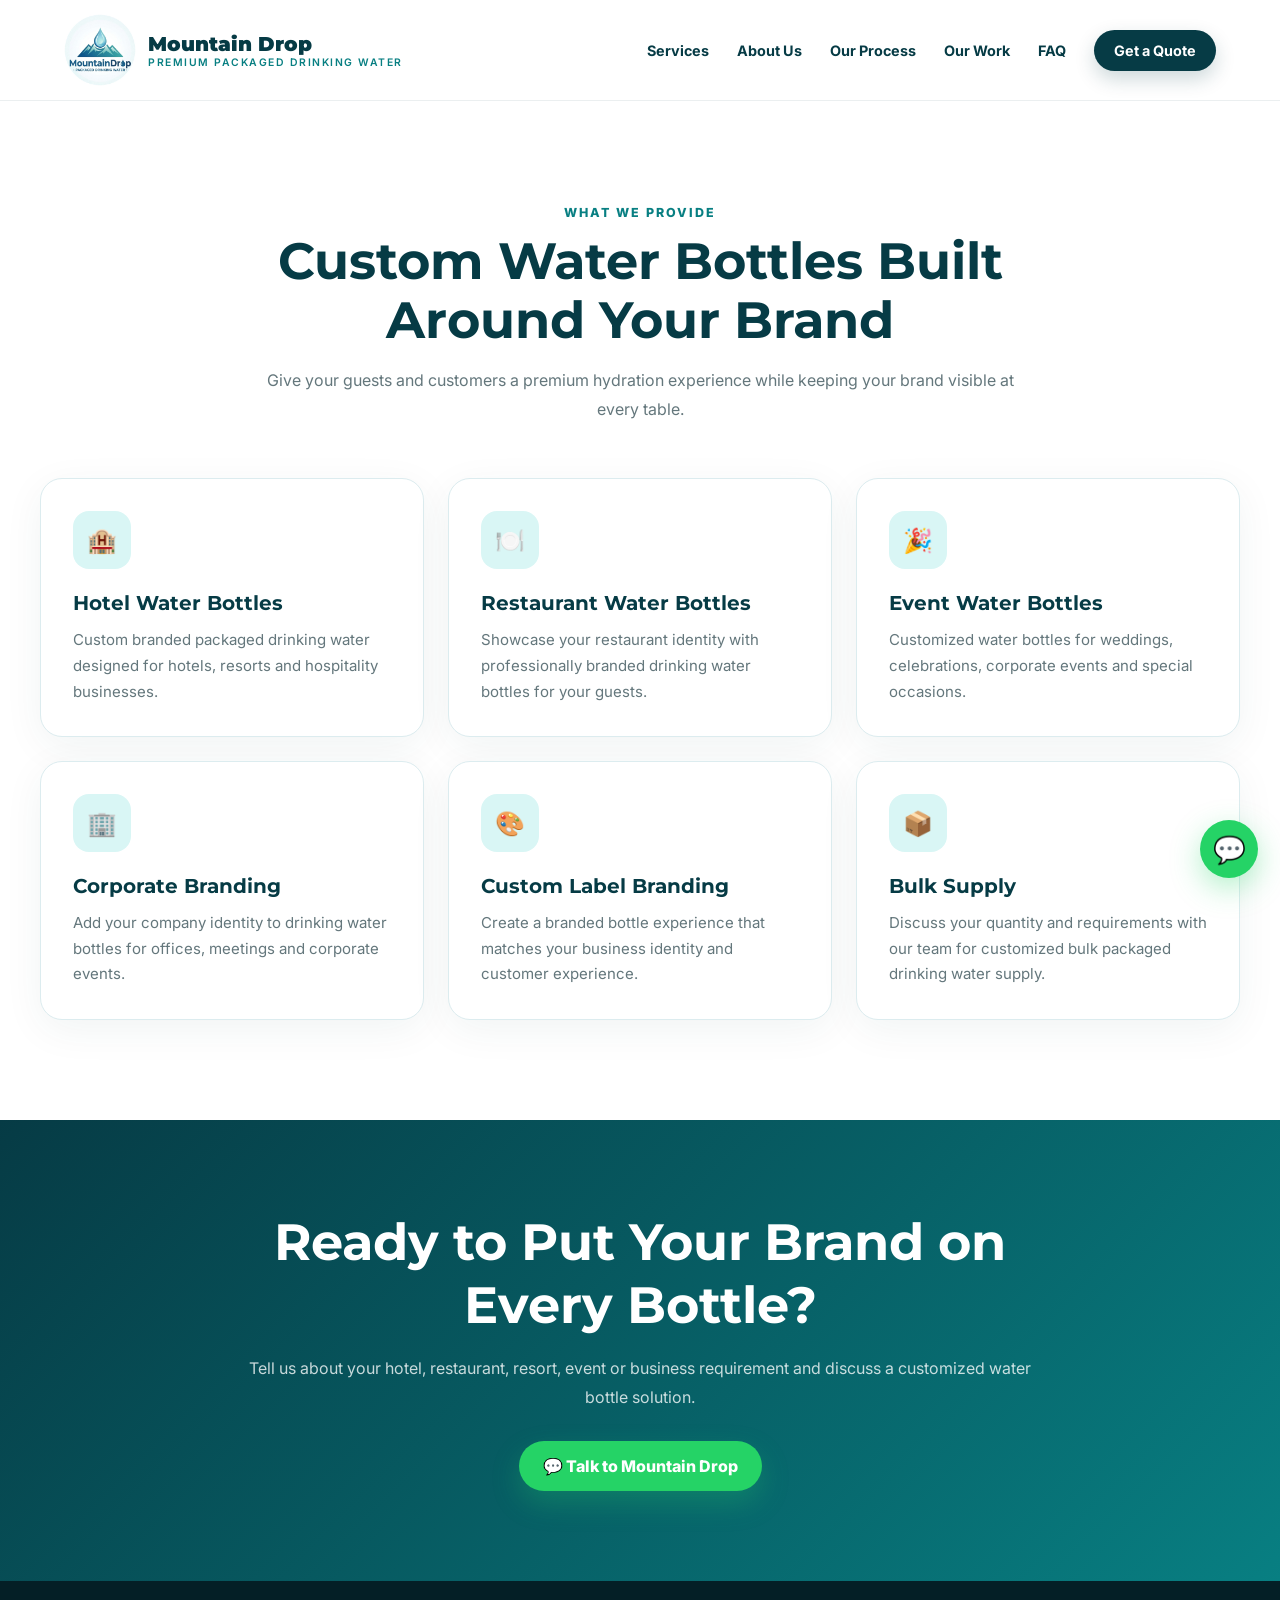
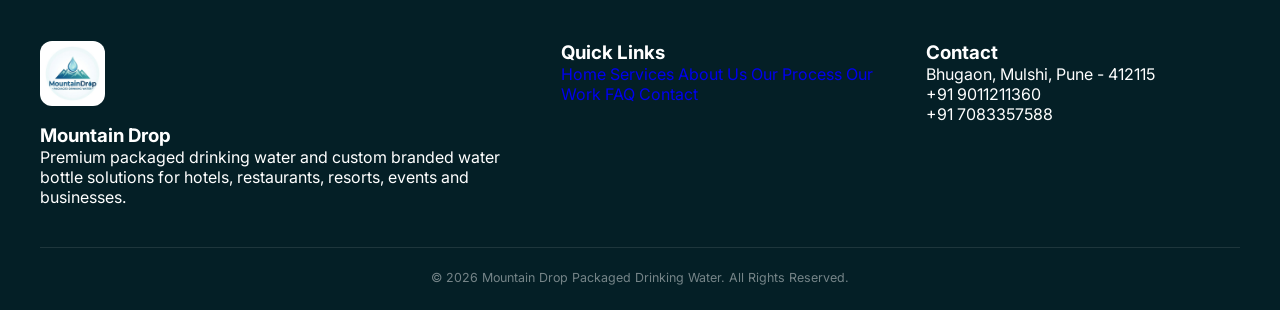
<file: services.html>
<!DOCTYPE html>
<html lang="en">

<head>
    <!-- =========================================================
         BASIC SEO
    ========================================================== -->
    <meta charset="UTF-8">
    <meta name="viewport" content="width=device-width, initial-scale=1.0">
    <meta name="robots" content="index, follow">
    <meta name="author" content="Mountain Drop">
    <meta name="description"
        content="Mountain Drop provides custom branded water bottles for hotels, restaurants, corporate events, and wedding celebrations in Pune and Maharashtra.">
    <meta name="keywords"
        content="hotel water bottles, restaurant water bottles, customized water bottles, corporate water bottles, bulk water supply Pune">
    <meta name="theme-color" content="#063b45">

    <!-- =========================================================
         GOOGLE SEARCH TITLE
    ========================================================== -->
    <title>Services | Mountain Drop Custom Branded Water Bottles</title>

    <!-- =========================================================
         CANONICAL URL
    ========================================================== -->
    <link rel="canonical" href="https://mountaindrop.vercel.app/services.html">

    <!-- =========================================================
         OPEN GRAPH
    ========================================================== -->
    <meta property="og:type" content="website">
    <meta property="og:title" content="Our Services | Mountain Drop Custom Branded Water Bottles">
    <meta property="og:description"
        content="Custom label branding, bulk packaged water, hotel and restaurant customized bottles in Pune.">
    <meta property="og:url" content="https://mountaindrop.vercel.app/services.html">
    <meta property="og:image" content="./images/logo.jpeg">

    <!-- =========================================================
         FAVICON
    ========================================================== -->
    <link rel="icon" type="image/png" href="./images/favicon.png">

    <!-- =========================================================
         GOOGLE FONTS
    ========================================================== -->
    <link rel="preconnect" href="https://fonts.googleapis.com">
    <link rel="preconnect" href="https://fonts.gstatic.com" crossorigin>
    <link
        href="https://fonts.googleapis.com/css2?family=Inter:wght@400;500;600;700;800&family=Montserrat:wght@600;700;800;900&display=swap"
        rel="stylesheet">

    <!-- =========================================================
         CSS
    ========================================================== -->
    <link rel="stylesheet" href="./css/style.css">
</head>

<body>

    <!-- =========================================================
         HEADER
    ========================================================== -->
    <header>
        <div class="navbar">
            <a href="./index.html" class="logo" aria-label="Mountain Drop Home">
                <img src="./images/logo.jpeg" alt="MountainDrop Packaged Drinking Water">
                <div class="logo-text">
                    Mountain Drop
                    <span>Premium Packaged Drinking Water</span>
                </div>
            </a>

            <nav>
                <a href="./services.html" class="active">Services</a>
                <a href="./about.html">About Us</a>
                <a href="./index.html#process">Our Process</a>
                <a href="./products.html">Our Work</a>
                <a href="./index.html#faq">FAQ</a>
                <a href="./contact.html" class="nav-button">Get a Quote</a>
            </nav>
        </div>
    </header>

    <!-- =========================================================
         MAIN
    ========================================================== -->
    <main>
        <!-- SERVICES -->
        <section id="services" class="section services">
            <div class="section-container">
                <div class="section-heading">
                    <span class="section-tag">What We Provide</span>
                    <h2>Custom Water Bottles Built Around Your Brand</h2>
                    <p>
                        Give your guests and customers a premium
                        hydration experience while keeping your
                        brand visible at every table.
                    </p>
                </div>

                <div class="service-grid">
                    <article class="service-card">
                        <div class="service-icon">🏨</div>
                        <h3>Hotel Water Bottles</h3>
                        <p>Custom branded packaged drinking water designed for hotels, resorts and hospitality businesses.</p>
                    </article>

                    <article class="service-card">
                        <div class="service-icon">🍽️</div>
                        <h3>Restaurant Water Bottles</h3>
                        <p>Showcase your restaurant identity with professionally branded drinking water bottles for your guests.</p>
                    </article>

                    <article class="service-card">
                        <div class="service-icon">🎉</div>
                        <h3>Event Water Bottles</h3>
                        <p>Customized water bottles for weddings, celebrations, corporate events and special occasions.</p>
                    </article>

                    <article class="service-card">
                        <div class="service-icon">🏢</div>
                        <h3>Corporate Branding</h3>
                        <p>Add your company identity to drinking water bottles for offices, meetings and corporate events.</p>
                    </article>

                    <article class="service-card">
                        <div class="service-icon">🎨</div>
                        <h3>Custom Label Branding</h3>
                        <p>Create a branded bottle experience that matches your business identity and customer experience.</p>
                    </article>

                    <article class="service-card">
                        <div class="service-icon">📦</div>
                        <h3>Bulk Supply</h3>
                        <p>Discuss your quantity and requirements with our team for customized bulk packaged drinking water supply.</p>
                    </article>
                </div>
            </div>
        </section>

        <!-- CTA -->
        <section class="cta">
            <div class="cta-container">
                <h2>Ready to Put Your Brand on Every Bottle?</h2>
                <p>
                    Tell us about your hotel, restaurant, resort,
                    event or business requirement and discuss a
                    customized water bottle solution.
                </p>
                <a href="https://wa.me/919011211360?text=Hi%20Mountain%20Drop,%20I%20want%20a%20quote%20for%20custom%20branded%20water%20bottles."
                    class="btn btn-primary" target="_blank" rel="noopener">
                    💬 Talk to Mountain Drop
                </a>
            </div>
        </section>
    </main>

    <!-- =========================================================
         FOOTER
    ========================================================== -->
    <footer>
        <div class="footer-container">
            <div>
                <img src="./images/logo.jpeg" class="footer-logo" alt="MountainDrop Packaged Drinking Water">
                <h3>Mountain Drop</h3>
                <p>
                    Premium packaged drinking water and
                    custom branded water bottle solutions
                    for hotels, restaurants, resorts,
                    events and businesses.
                </p>
            </div>

            <div>
                <h3>Quick Links</h3>
                <a href="./index.html">Home</a>
                <a href="./services.html">Services</a>
                <a href="./about.html">About Us</a>
                <a href="./index.html#process">Our Process</a>
                <a href="./products.html">Our Work</a>
                <a href="./index.html#faq">FAQ</a>
                <a href="./contact.html">Contact</a>
            </div>

            <div>
                <h3>Contact</h3>
                <p>Bhugaon, Mulshi, Pune - 412115</p>
                <p>+91 9011211360</p>
                <p>+91 7083357588</p>
            </div>
        </div>

        <div class="copyright">
            © 2026 Mountain Drop Packaged Drinking Water. All Rights Reserved.
        </div>
    </footer>

    <!-- FLOATING WHATSAPP -->
    <a href="https://wa.me/919011211360?text=Hi%20Mountain%20Drop,%20I%20want%20to%20know%20more%20about%20custom%20branded%20water%20bottles."
        class="floating-whatsapp" target="_blank" rel="noopener" aria-label="Contact Mountain Drop on WhatsApp">
        💬
    </a>

    <!-- SCRIPT -->
    <script src="./js/script.js"></script>
</body>

</html>
</file>
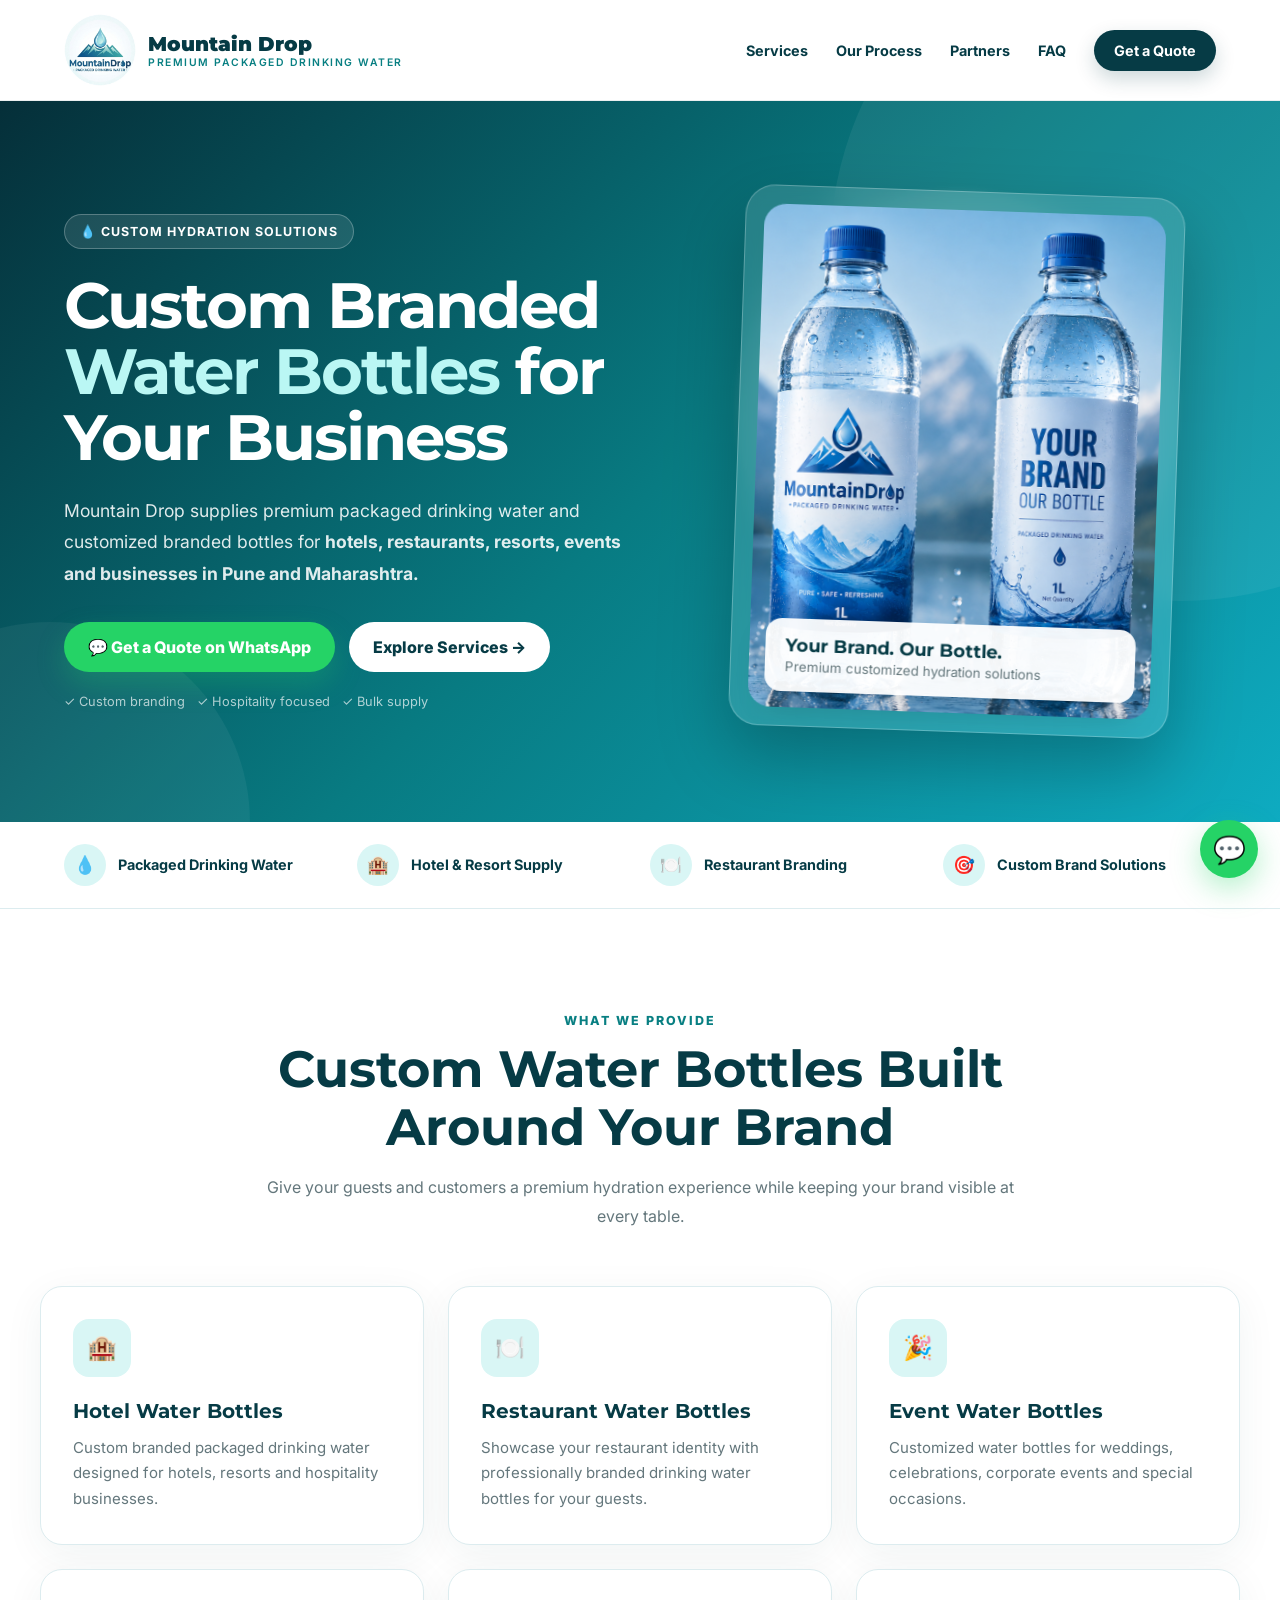
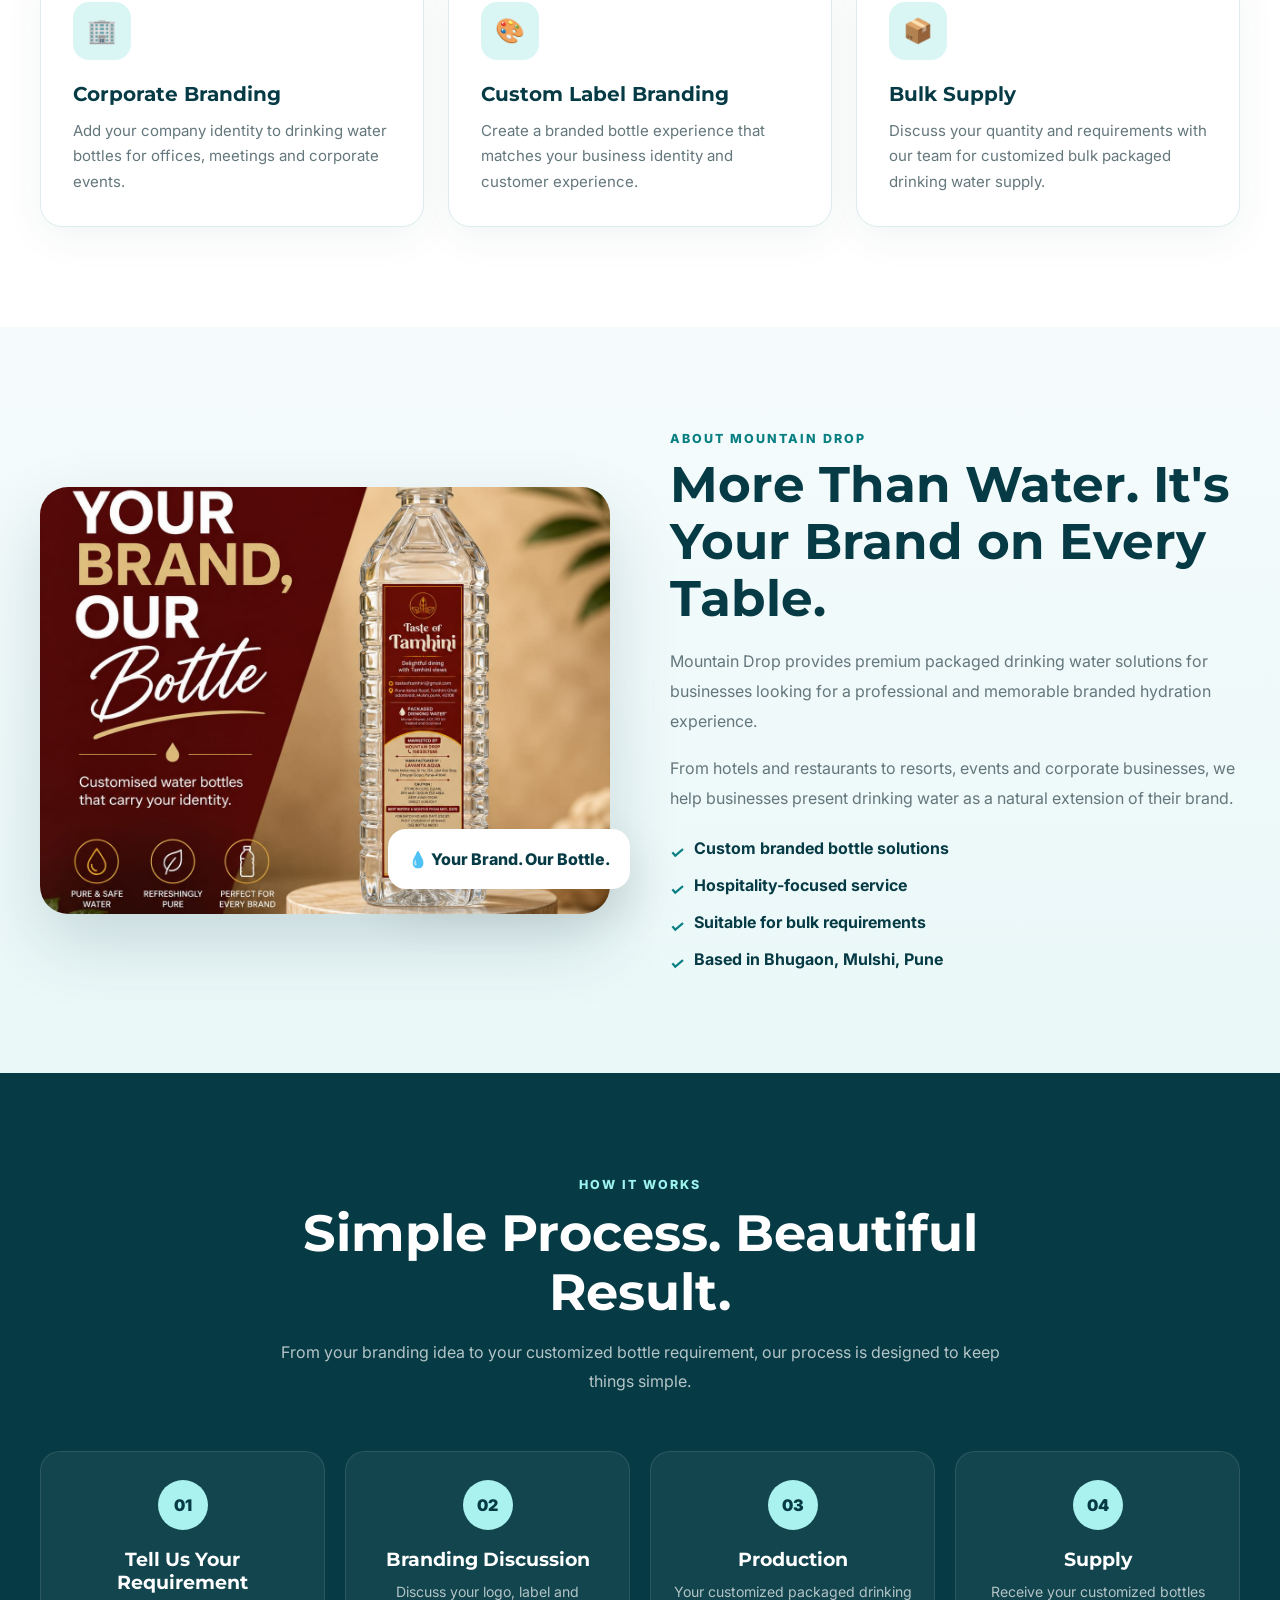
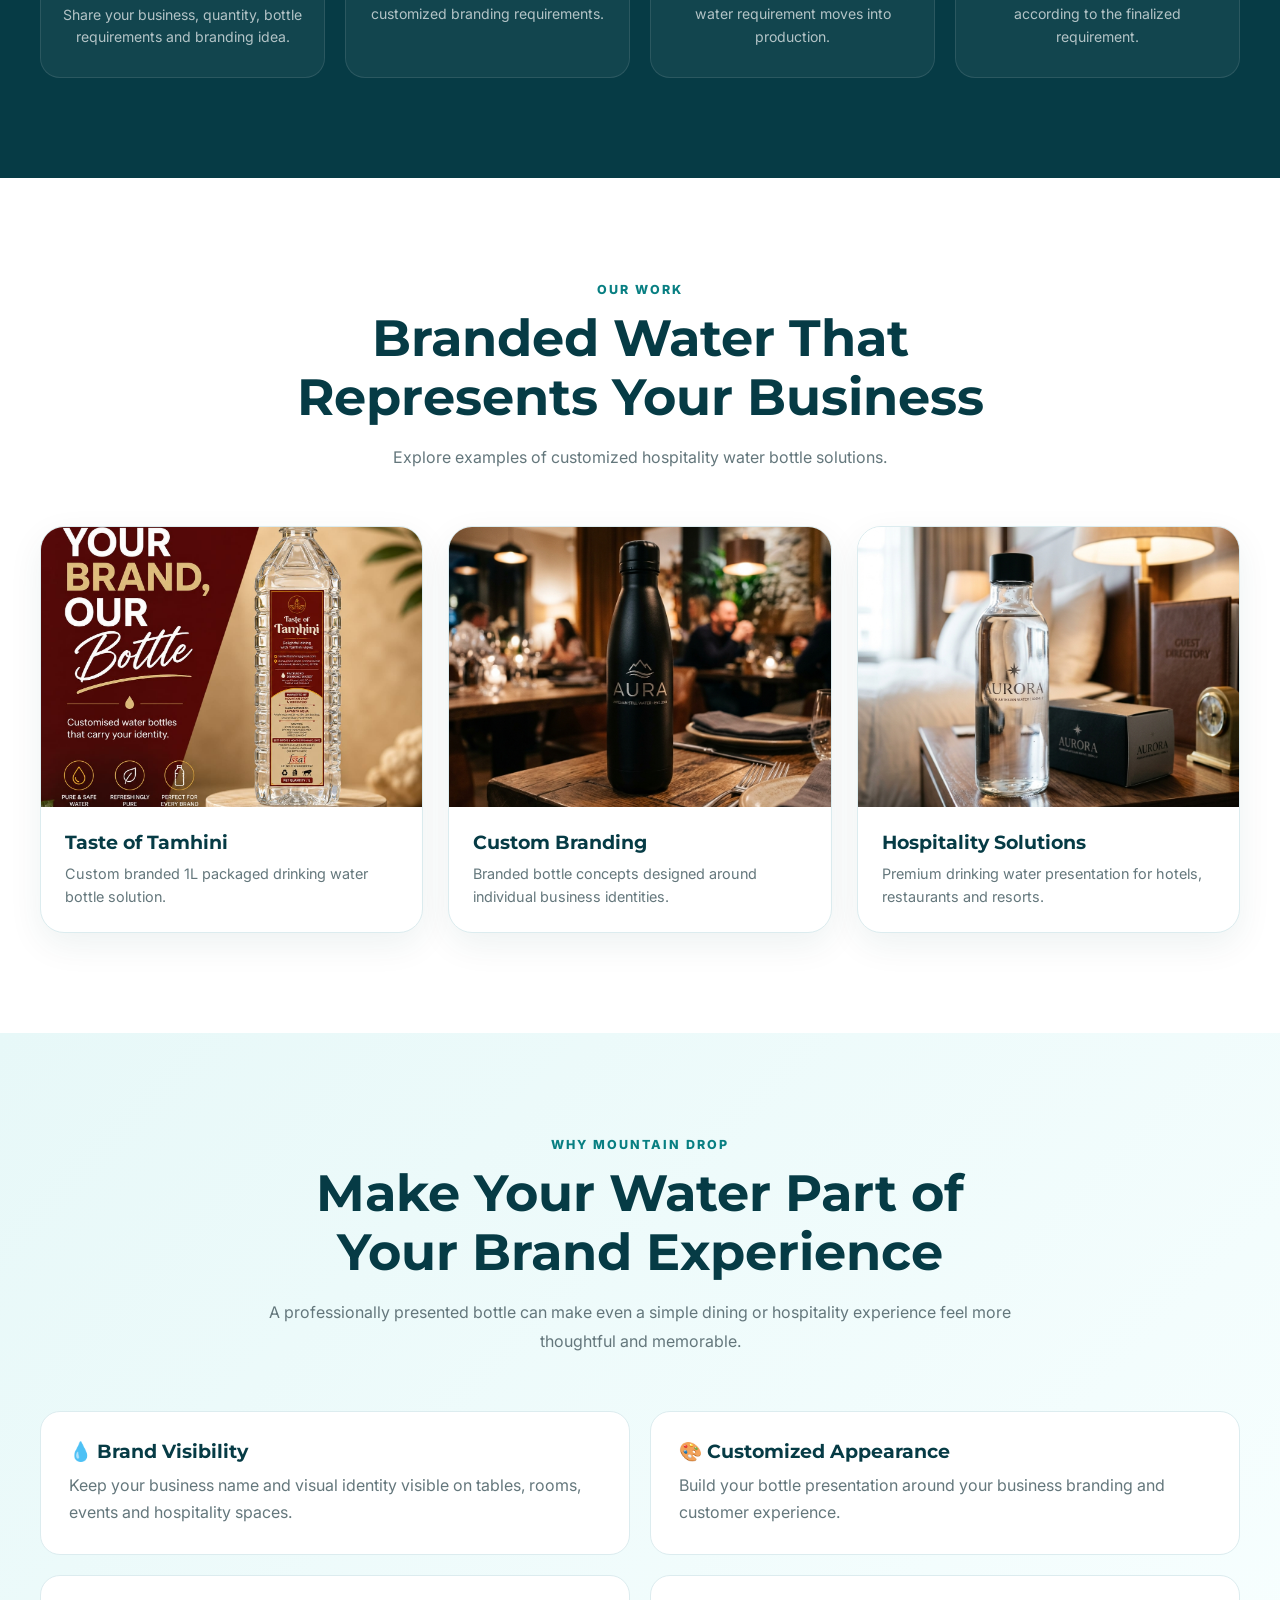
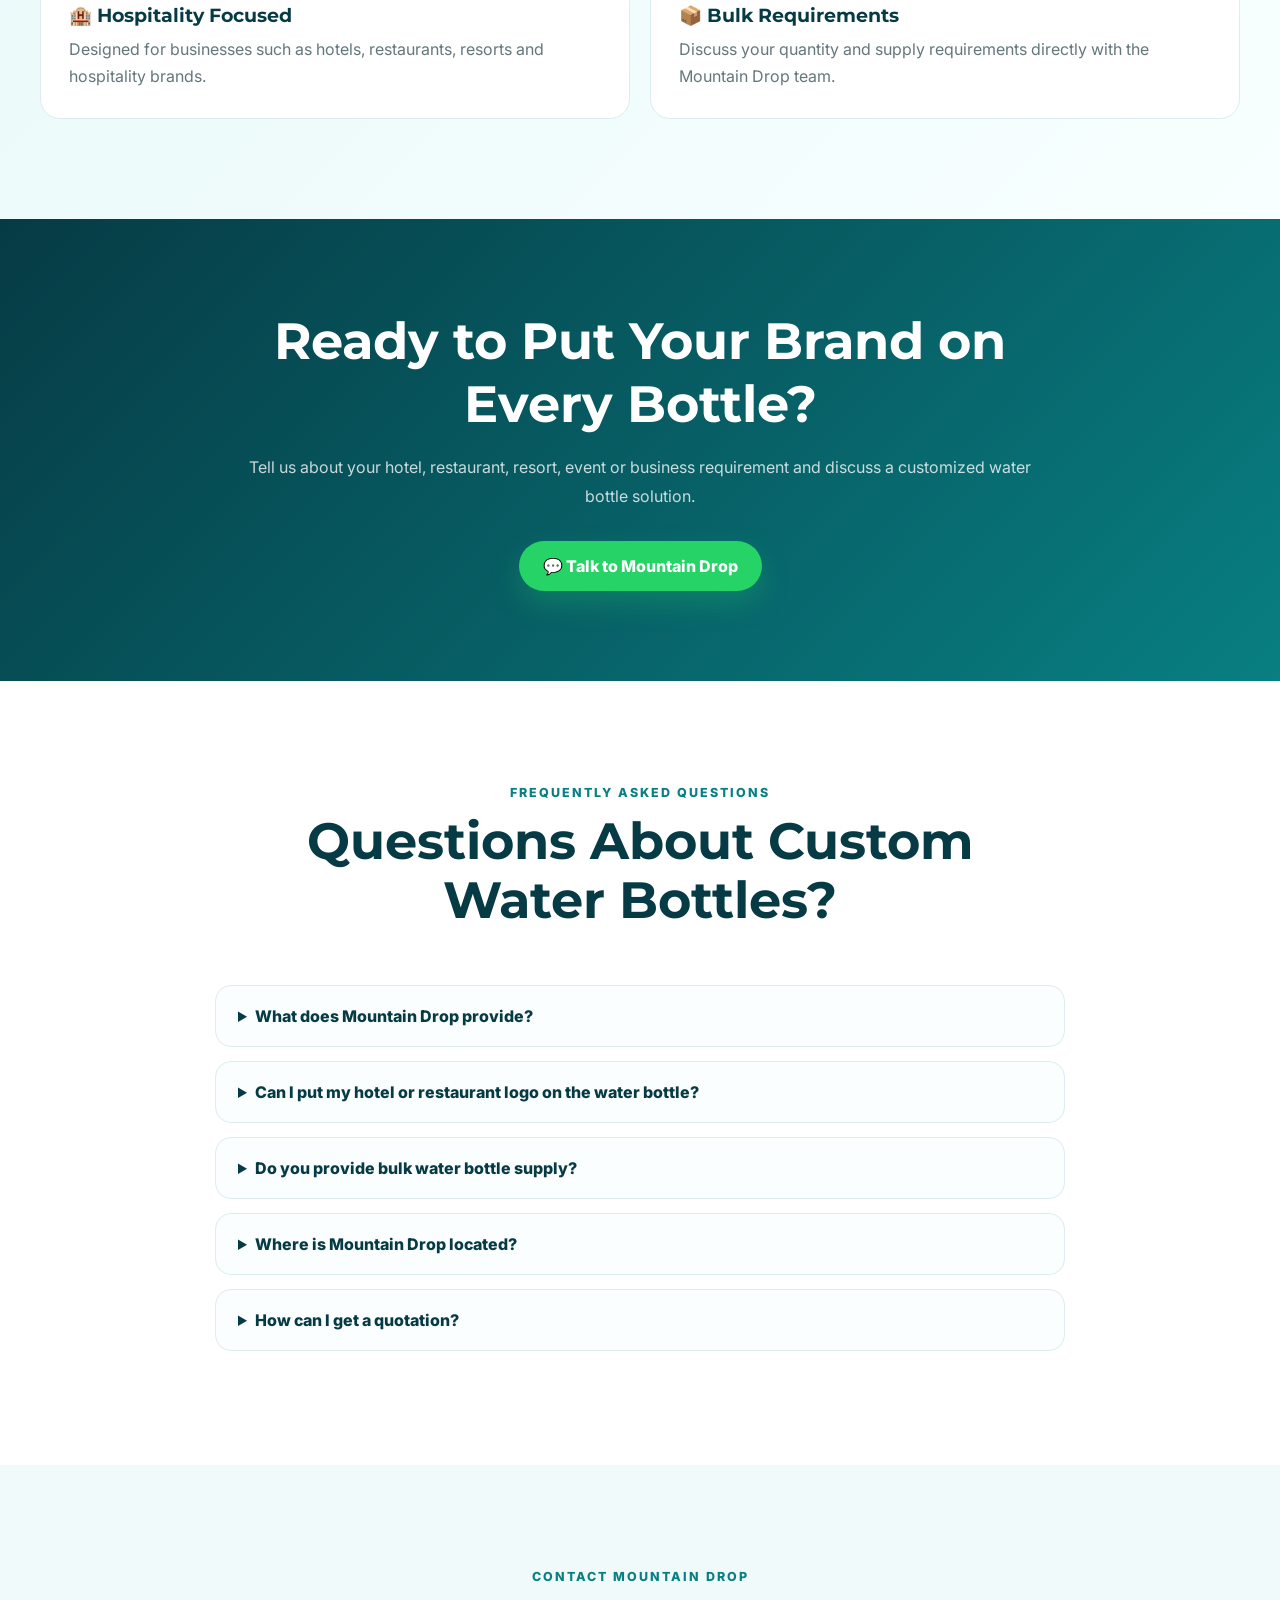
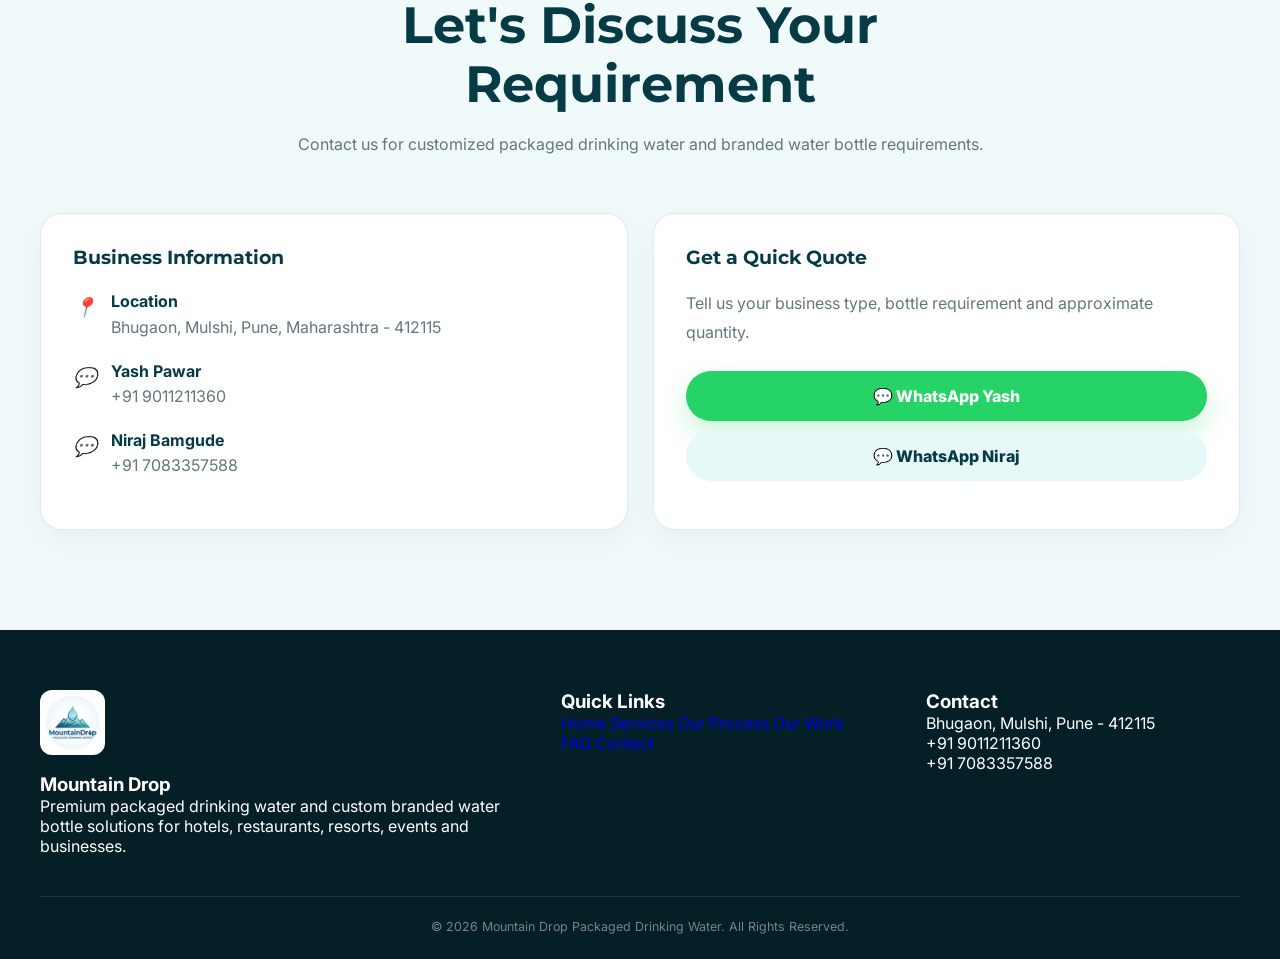
<file: Water.html>
<!DOCTYPE html>
<html lang="en">

<head>

    <!-- =========================================================
         BASIC SEO
    ========================================================== -->

    <meta charset="UTF-8">

    <meta name="viewport" content="width=device-width, initial-scale=1.0">

    <meta name="robots" content="index, follow">

    <meta name="author" content="Mountain Drop">

    <meta name="description"
        content="Mountain Drop supplies custom branded water bottles and premium packaged drinking water for hotels, restaurants, resorts, events and businesses in Pune, Mulshi and Maharashtra.">

    <meta name="keywords"
        content="custom branded water bottles Pune, custom water bottle supplier Pune, branded water bottles Pune, customized water bottles Pune, packaged drinking water Pune, water bottle supplier Pune, hotel water bottles Pune, restaurant water bottles Pune, custom water bottles for hotels, custom water bottles for restaurants, event water bottles Pune, Mountain Drop">

    <meta name="theme-color" content="#063b45">


    <!-- =========================================================
         GOOGLE SEARCH TITLE
    ========================================================== -->

    <title>
        Mountain Drop | Custom Branded Water Bottles in Pune
    </title>


    <!-- =========================================================
         CANONICAL URL
         
         IMPORTANT:
         When you buy your .in domain later, change this to:
         https://mountaindrop.in/
    ========================================================== -->

    <link rel="canonical" href="https://mountaindrop.vercel.app/">


    <!-- =========================================================
         OPEN GRAPH - WHATSAPP / FACEBOOK / LINKEDIN
    ========================================================== -->

    <meta property="og:type" content="website">

    <meta property="og:title" content="Mountain Drop | Custom Branded Water Bottles">

    <meta property="og:description"
        content="Premium packaged drinking water and custom branded bottles for hotels, restaurants, resorts, events and businesses.">

    <meta property="og:url" content="https://mountaindrop.vercel.app/">

    <meta property="og:image" content="./images/logo.jpeg">


    <!-- =========================================================
         FAVICON
    ========================================================== -->

    <link rel="icon" type="image/png" href="./images/favicon.png">


    <!-- =========================================================
         GOOGLE FONTS
    ========================================================== -->

    <link rel="preconnect" href="https://fonts.googleapis.com">

    <link rel="preconnect" href="https://fonts.gstatic.com" crossorigin>

    <link
        href="https://fonts.googleapis.com/css2?family=Inter:wght@400;500;600;700;800&family=Montserrat:wght@600;700;800;900&display=swap"
        rel="stylesheet">


    <!-- =========================================================
         STRUCTURED DATA - LOCAL BUSINESS
         
         When your .in domain is purchased, change:
         https://mountaindrop.vercel.app/
         to:
         https://mountaindrop.in/
    ========================================================== -->

    <script type="application/ld+json">
    {
        "@context": "https://schema.org",
        "@type": "LocalBusiness",
        "name": "Mountain Drop",
        "description": "Mountain Drop supplies premium packaged drinking water and custom branded water bottles for hotels, restaurants, resorts, events and businesses.",
        "url": "https://mountaindrop.vercel.app/",
        "telephone": [
            "+919011211360",
            "+917083357588"
        ],
        "address": {
            "@type": "PostalAddress",
            "addressLocality": "Bhugaon",
            "addressRegion": "Maharashtra",
            "postalCode": "412115",
            "addressCountry": "IN"
        },
        "areaServed": [
            "Pune",
            "Mulshi",
            "Maharashtra"
        ],
        "sameAs": []
    }
    </script>


    <!-- =========================================================
         FAQ STRUCTURED DATA
    ========================================================== -->

    <script type="application/ld+json">
    {
        "@context": "https://schema.org",
        "@type": "FAQPage",
        "mainEntity": [
            {
                "@type": "Question",
                "name": "What does Mountain Drop provide?",
                "acceptedAnswer": {
                    "@type": "Answer",
                    "text": "Mountain Drop provides packaged drinking water and custom branded water bottles for hotels, restaurants, resorts, events and businesses."
                }
            },
            {
                "@type": "Question",
                "name": "Can I put my hotel or restaurant logo on the water bottle?",
                "acceptedAnswer": {
                    "@type": "Answer",
                    "text": "Yes. Mountain Drop provides customized branded water bottle solutions designed around your business branding."
                }
            },
            {
                "@type": "Question",
                "name": "Where does Mountain Drop provide its service?",
                "acceptedAnswer": {
                    "@type": "Answer",
                    "text": "Mountain Drop is based in Bhugaon, Mulshi, Pune and serves businesses in Pune and surrounding areas."
                }
            }
        ]
    }
    </script>


    <!-- =========================================================
         CSS
    ========================================================== -->

    <link rel="stylesheet" href="./css/style.css">

</head>


<body>


    <!-- =========================================================
     HEADER
========================================================== -->

    <header>

        <div class="navbar">

            <a href="./index.html" class="logo" aria-label="Mountain Drop Home">

                <img src="./images/logo.jpeg" alt="MountainDrop Packaged Drinking Water">

                <div class="logo-text">

                    Mountain Drop

                    <span>
                        Premium Packaged Drinking Water
                    </span>

                </div>

            </a>


            <nav>

                <a href="#services">
                    Services
                </a>

                <a href="#process">
                    Our Process
                </a>

                <a href="#partners">
                    Partners
                </a>

                <a href="#faq">
                    FAQ
                </a>

                <a href="#contact" class="nav-button">
                    Get a Quote
                </a>

            </nav>

        </div>

    </header>



    <!-- =========================================================
     HERO
========================================================== -->

    <main>

        <section id="home" class="hero">

            <div class="hero-container">

                <div>

                    <div class="eyebrow">

                        💧 Custom Hydration Solutions

                    </div>


                    <h1>

                        Custom Branded
                        <span>
                            Water Bottles
                        </span>
                        for Your Business

                    </h1>


                    <p class="hero-description">

                        Mountain Drop supplies premium packaged drinking
                        water and customized branded bottles for
                        <strong>hotels, restaurants, resorts, events
                            and businesses in Pune and Maharashtra.</strong>

                    </p>


                    <div class="hero-buttons">

                        <a href="https://wa.me/919011211360?text=Hi%20Mountain%20Drop,%20I%20want%20to%20know%20more%20about%20custom%20branded%20water%20bottles."
                            class="btn btn-primary" target="_blank" rel="noopener">

                            💬 Get a Quote on WhatsApp

                        </a>


                        <a href="#services" class="btn btn-secondary">

                            Explore Services →

                        </a>

                    </div>


                    <p class="hero-note">

                        ✓ Custom branding &nbsp; ✓ Hospitality focused
                        &nbsp; ✓ Bulk supply

                    </p>

                </div>


                <div class="hero-product">

                    <div class="product-glow"></div>

                    <div class="product-card">

                        <img src="./images/Bottle.png"
                            alt="Custom branded water bottle supplied by Mountain Drop for hospitality business in Pune"
                            loading="eager">

                        <div class="product-label">

                            <strong>
                                Your Brand. Our Bottle.
                            </strong>

                            <small>
                                Premium customized hydration solutions
                            </small>

                        </div>

                    </div>

                </div>

            </div>

        </section>



        <!-- =========================================================
     TRUST BAR
========================================================== -->

        <section class="trust-bar">

            <div class="trust-container">

                <div class="trust-item">

                    <div class="trust-icon">💧</div>

                    <span>
                        Packaged Drinking Water
                    </span>

                </div>


                <div class="trust-item">

                    <div class="trust-icon">🏨</div>

                    <span>
                        Hotel & Resort Supply
                    </span>

                </div>


                <div class="trust-item">

                    <div class="trust-icon">🍽️</div>

                    <span>
                        Restaurant Branding
                    </span>

                </div>


                <div class="trust-item">

                    <div class="trust-icon">🎯</div>

                    <span>
                        Custom Brand Solutions
                    </span>

                </div>

            </div>

        </section>



        <!-- =========================================================
     SERVICES
========================================================== -->

        <section id="services" class="section services">

            <div class="section-container">

                <div class="section-heading">

                    <span class="section-tag">
                        What We Provide
                    </span>

                    <h2>
                        Custom Water Bottles
                        Built Around Your Brand
                    </h2>

                    <p>
                        Give your guests and customers a premium
                        hydration experience while keeping your
                        brand visible at every table.
                    </p>

                </div>


                <div class="service-grid">


                    <article class="service-card">

                        <div class="service-icon">
                            🏨
                        </div>

                        <h3>
                            Hotel Water Bottles
                        </h3>

                        <p>
                            Custom branded packaged drinking water
                            designed for hotels, resorts and
                            hospitality businesses.
                        </p>

                    </article>


                    <article class="service-card">

                        <div class="service-icon">
                            🍽️
                        </div>

                        <h3>
                            Restaurant Water Bottles
                        </h3>

                        <p>
                            Showcase your restaurant identity with
                            professionally branded drinking water
                            bottles for your guests.
                        </p>

                    </article>


                    <article class="service-card">

                        <div class="service-icon">
                            🎉
                        </div>

                        <h3>
                            Event Water Bottles
                        </h3>

                        <p>
                            Customized water bottles for weddings,
                            celebrations, corporate events and
                            special occasions.
                        </p>

                    </article>


                    <article class="service-card">

                        <div class="service-icon">
                            🏢
                        </div>

                        <h3>
                            Corporate Branding
                        </h3>

                        <p>
                            Add your company identity to drinking
                            water bottles for offices, meetings
                            and corporate events.
                        </p>

                    </article>


                    <article class="service-card">

                        <div class="service-icon">
                            🎨
                        </div>

                        <h3>
                            Custom Label Branding
                        </h3>

                        <p>
                            Create a branded bottle experience that
                            matches your business identity and
                            customer experience.
                        </p>

                    </article>


                    <article class="service-card">

                        <div class="service-icon">
                            📦
                        </div>

                        <h3>
                            Bulk Supply
                        </h3>

                        <p>
                            Discuss your quantity and requirements
                            with our team for customized bulk
                            packaged drinking water supply.
                        </p>

                    </article>

                </div>

            </div>

        </section>



        <!-- =========================================================
     ABOUT / SEO CONTENT
========================================================== -->

        <section class="section about">

            <div class="section-container">

                <div class="about-grid">


                    <div class="about-image">

                        <img src="./images/TasteOfTamhini.jpeg"
                            alt="Mountain Drop custom branded packaged drinking water bottle for hotel and restaurant"
                            loading="lazy">

                        <div class="experience-card">

                            💧 Your Brand. Our Bottle.

                        </div>

                    </div>


                    <div class="about-content">

                        <span class="section-tag">
                            About Mountain Drop
                        </span>

                        <h2>
                            More Than Water.
                            It's Your Brand on Every Table.
                        </h2>

                        <p>

                            Mountain Drop provides premium packaged
                            drinking water solutions for businesses
                            looking for a professional and memorable
                            branded hydration experience.

                        </p>

                        <p>

                            From hotels and restaurants to resorts,
                            events and corporate businesses, we help
                            businesses present drinking water as a
                            natural extension of their brand.

                        </p>


                        <ul class="check-list">

                            <li>
                                <i>✓</i>
                                Custom branded bottle solutions
                            </li>

                            <li>
                                <i>✓</i>
                                Hospitality-focused service
                            </li>

                            <li>
                                <i>✓</i>
                                Suitable for bulk requirements
                            </li>

                            <li>
                                <i>✓</i>
                                Based in Bhugaon, Mulshi, Pune
                            </li>

                        </ul>

                    </div>

                </div>

            </div>

        </section>



        <!-- =========================================================
     PROCESS
========================================================== -->

        <section id="process" class="section process">

            <div class="section-container">

                <div class="section-heading">

                    <span class="section-tag" style="color:#9ff3ef;">

                        How It Works

                    </span>

                    <h2>
                        Simple Process.
                        Beautiful Result.
                    </h2>

                    <p>
                        From your branding idea to your customized
                        bottle requirement, our process is designed
                        to keep things simple.
                    </p>

                </div>


                <div class="process-grid">


                    <div class="process-card">

                        <div class="process-number">
                            01
                        </div>

                        <h3>
                            Tell Us Your Requirement
                        </h3>

                        <p>
                            Share your business, quantity,
                            bottle requirements and branding idea.
                        </p>

                    </div>


                    <div class="process-card">

                        <div class="process-number">
                            02
                        </div>

                        <h3>
                            Branding Discussion
                        </h3>

                        <p>
                            Discuss your logo, label and
                            customized branding requirements.
                        </p>

                    </div>


                    <div class="process-card">

                        <div class="process-number">
                            03
                        </div>

                        <h3>
                            Production
                        </h3>

                        <p>
                            Your customized packaged drinking
                            water requirement moves into production.
                        </p>

                    </div>


                    <div class="process-card">

                        <div class="process-number">
                            04
                        </div>

                        <h3>
                            Supply
                        </h3>

                        <p>
                            Receive your customized bottles
                            according to the finalized requirement.
                        </p>

                    </div>

                </div>

            </div>

        </section>



        <!-- =========================================================
     PARTNERS / PROJECTS
========================================================== -->

        <section id="partners" class="section clients">

            <div class="section-container">

                <div class="section-heading">

                    <span class="section-tag">
                        Our Work
                    </span>

                    <h2>
                        Branded Water That
                        Represents Your Business
                    </h2>

                    <p>
                        Explore examples of customized hospitality
                        water bottle solutions.
                    </p>

                </div>


                <div class="client-grid">


                    <article class="client-card">

                        <div class="client-image">

                            <img src="./images/TasteOfTamhini.jpeg"
                                alt="Taste of Tamhini custom branded 1 litre water bottle by Mountain Drop"
                                loading="lazy">

                        </div>

                        <div class="client-info">

                            <h3>
                                Taste of Tamhini
                            </h3>

                            <p>
                                Custom branded 1L packaged drinking
                                water bottle solution.
                            </p>

                        </div>

                    </article>


                    <article class="client-card">

                        <div class="client-image">

                            <img src="images/bottle-2.jpeg" alt="Custom branded Mountain Drop water bottle design"
                                loading="lazy">

                        </div>

                        <div class="client-info">

                            <h3>
                                Custom Branding
                            </h3>

                            <p>
                                Branded bottle concepts designed
                                around individual business identities.
                            </p>

                        </div>

                    </article>


                    <article class="client-card">

                        <div class="client-image">

                            <img src="images/bottle-3.jpeg"
                                alt="Customized packaged drinking water bottle for hospitality business" loading="lazy">

                        </div>

                        <div class="client-info">

                            <h3>
                                Hospitality Solutions
                            </h3>

                            <p>
                                Premium drinking water presentation
                                for hotels, restaurants and resorts.
                            </p>

                        </div>

                    </article>

                </div>

            </div>

        </section>



        <!-- =========================================================
     WHY MOUNTAIN DROP
========================================================== -->

        <section class="section why">

            <div class="section-container">

                <div class="section-heading">

                    <span class="section-tag">
                        Why Mountain Drop
                    </span>

                    <h2>
                        Make Your Water Part
                        of Your Brand Experience
                    </h2>

                    <p>
                        A professionally presented bottle can make
                        even a simple dining or hospitality experience
                        feel more thoughtful and memorable.
                    </p>

                </div>


                <div class="why-grid">


                    <div class="why-card">

                        <h3>
                            💧 Brand Visibility
                        </h3>

                        <p>
                            Keep your business name and visual identity
                            visible on tables, rooms, events and
                            hospitality spaces.
                        </p>

                    </div>


                    <div class="why-card">

                        <h3>
                            🎨 Customized Appearance
                        </h3>

                        <p>
                            Build your bottle presentation around your
                            business branding and customer experience.
                        </p>

                    </div>


                    <div class="why-card">

                        <h3>
                            🏨 Hospitality Focused
                        </h3>

                        <p>
                            Designed for businesses such as hotels,
                            restaurants, resorts and hospitality brands.
                        </p>

                    </div>


                    <div class="why-card">

                        <h3>
                            📦 Bulk Requirements
                        </h3>

                        <p>
                            Discuss your quantity and supply requirements
                            directly with the Mountain Drop team.
                        </p>

                    </div>

                </div>

            </div>

        </section>



        <!-- =========================================================
     CTA
========================================================== -->

        <section class="cta">

            <div class="cta-container">

                <h2>
                    Ready to Put Your Brand on Every Bottle?
                </h2>

                <p>
                    Tell us about your hotel, restaurant, resort,
                    event or business requirement and discuss a
                    customized water bottle solution.
                </p>

                <a href="https://wa.me/919011211360?text=Hi%20Mountain%20Drop,%20I%20want%20a%20quote%20for%20custom%20branded%20water%20bottles."
                    class="btn btn-primary" target="_blank" rel="noopener">

                    💬 Talk to Mountain Drop

                </a>

            </div>

        </section>



        <!-- =========================================================
     FAQ
========================================================== -->

        <section id="faq" class="section faq">

            <div class="section-container">

                <div class="section-heading">

                    <span class="section-tag">
                        Frequently Asked Questions
                    </span>

                    <h2>
                        Questions About Custom Water Bottles?
                    </h2>

                </div>


                <div class="faq-container">


                    <details>

                        <summary>
                            What does Mountain Drop provide?
                        </summary>

                        <p>
                            Mountain Drop provides packaged drinking
                            water and custom branded water bottle
                            solutions for hotels, restaurants,
                            resorts, events and businesses.
                        </p>

                    </details>


                    <details>

                        <summary>
                            Can I put my hotel or restaurant logo
                            on the water bottle?
                        </summary>

                        <p>
                            Yes. Mountain Drop offers customized
                            branded water bottle solutions based
                            on your business branding requirements.
                        </p>

                    </details>


                    <details>

                        <summary>
                            Do you provide bulk water bottle supply?
                        </summary>

                        <p>
                            Yes. Contact our team with your required
                            quantity, bottle requirements and branding
                            details to discuss your requirement.
                        </p>

                    </details>


                    <details>

                        <summary>
                            Where is Mountain Drop located?
                        </summary>

                        <p>
                            Mountain Drop is based in Bhugaon,
                            Mulshi, Pune, Maharashtra.
                        </p>

                    </details>


                    <details>

                        <summary>
                            How can I get a quotation?
                        </summary>

                        <p>
                            You can contact Mountain Drop directly
                            through WhatsApp to discuss your
                            customized water bottle requirement.
                        </p>

                    </details>

                </div>

            </div>

        </section>



        <!-- =========================================================
     CONTACT
========================================================== -->

        <section id="contact" class="section contact">

            <div class="section-container">

                <div class="section-heading">

                    <span class="section-tag">
                        Contact Mountain Drop
                    </span>

                    <h2>
                        Let's Discuss Your Requirement
                    </h2>

                    <p>
                        Contact us for customized packaged drinking
                        water and branded water bottle requirements.
                    </p>

                </div>


                <div class="contact-grid">


                    <div class="contact-card">

                        <h3>
                            Business Information
                        </h3>


                        <div class="contact-item">

                            <i>📍</i>

                            <div>

                                <strong>
                                    Location
                                </strong>

                                Bhugaon, Mulshi,
                                Pune, Maharashtra - 412115

                            </div>

                        </div>


                        <div class="contact-item">

                            <i>💬</i>

                            <div>

                                <strong>
                                    Yash Pawar
                                </strong>

                                +91 9011211360

                            </div>

                        </div>


                        <div class="contact-item">

                            <i>💬</i>

                            <div>

                                <strong>
                                    Niraj Bamgude
                                </strong>

                                +91 7083357588

                            </div>

                        </div>

                    </div>


                    <div class="contact-card">

                        <h3>
                            Get a Quick Quote
                        </h3>

                        <p style="
                    color:#64777c;
                    line-height:1.8;
                    margin-bottom:24px;
                ">

                            Tell us your business type,
                            bottle requirement and approximate
                            quantity.

                        </p>


                        <a href="https://wa.me/919011211360?text=Hi%20Mountain%20Drop,%20my%20business%20is%20____.%20I%20need%20custom%20branded%20water%20bottles.%20Please%20share%20details."
                            class="btn btn-primary" target="_blank" rel="noopener" style="width:100%;">

                            💬 WhatsApp Yash

                        </a>


                        <br>


                        <a href="https://wa.me/917083357588?text=Hi%20Mountain%20Drop,%20my%20business%20is%20____.%20I%20need%20custom%20branded%20water%20bottles.%20Please%20share%20details."
                            class="btn" target="_blank" rel="noopener" style="
                       width:100%;
                       margin-top:10px;
                       background:#e7f8f8;
                       color:#063b45;
                   ">

                            💬 WhatsApp Niraj

                        </a>

                    </div>

                </div>

            </div>

        </section>

    </main>



    <!-- =========================================================
     FOOTER
========================================================== -->

    <footer>

        <div class="footer-container">


            <div>

                <img src="./images/logo.jpeg" class="footer-logo" alt="MountainDrop Packaged Drinking Water">

                <h3>
                    Mountain Drop
                </h3>

                <p>
                    Premium packaged drinking water and
                    custom branded water bottle solutions
                    for hotels, restaurants, resorts,
                    events and businesses.
                </p>

            </div>


            <div>

                <h3>
                    Quick Links
                </h3>

                <a href="#home">
                    Home
                </a>

                <a href="#services">
                    Services
                </a>

                <a href="#process">
                    Our Process
                </a>

                <a href="#partners">
                    Our Work
                </a>

                <a href="#faq">
                    FAQ
                </a>

                <a href="#contact">
                    Contact
                </a>

            </div>


            <div>

                <h3>
                    Contact
                </h3>

                <p>
                    Bhugaon, Mulshi,
                    Pune - 412115
                </p>

                <p>
                    +91 9011211360
                </p>

                <p>
                    +91 7083357588
                </p>

            </div>


        </div>


        <div class="copyright">

            © 2026 Mountain Drop Packaged Drinking Water.
            All Rights Reserved.

        </div>

    </footer>



    <!-- =========================================================
     FLOATING WHATSAPP
========================================================== -->

    <a href="https://wa.me/919011211360?text=Hi%20Mountain%20Drop,%20I%20want%20to%20know%20more%20about%20custom%20branded%20water%20bottles."
        class="floating-whatsapp" target="_blank" rel="noopener" aria-label="Contact Mountain Drop on WhatsApp">

        💬

    </a>

    <!-- SCRIPT -->
    <script src="./js/script.js"></script>
</body>

</html>
</file>
<file: css/style.css>
/* =====================================================
           RESET
        ====================================================== */

        * {
            margin: 0;
            padding: 0;
            box-sizing: border-box;
        }

        html {
            scroll-behavior: smooth;
        }

        body {
            font-family: "Inter", sans-serif;
            color: #17343a;
            background: #f5fbfc;
            overflow-x: hidden;
        }

        img {
            max-width: 100%;
            display: block;
        }

        a {
            text-decoration: none;
        }

        section {
            scroll-margin-top: 90px;
        }


        /* =====================================================
           VARIABLES
        ====================================================== */

        :root {

            --deep: #063b45;
            --deep-2: #082d35;

            --teal: #087f82;
            --teal-light: #d9f6f5;

            --blue: #1596c5;

            --white: #ffffff;

            --text: #17343a;
            --muted: #64777c;

            --bg: #f5fbfc;
            --border: #dcecef;

            --green: #25d366;

            --shadow:
                0 20px 60px rgba(5, 64, 74, 0.12);

            --radius: 22px;
        }


        /* =====================================================
           HEADER
        ====================================================== */

        header {

            position: sticky;

            top: 0;

            z-index: 1000;

            background: rgba(255, 255, 255, 0.92);

            backdrop-filter: blur(18px);

            border-bottom:
                1px solid rgba(6, 59, 69, 0.08);
        }

        .navbar {

            max-width: 1200px;

            margin: auto;

            padding:
                14px 24px;

            display: flex;

            align-items: center;

            justify-content: space-between;
        }

        .logo {

            display: flex;

            align-items: center;

            gap: 12px;
        }

        .logo img {

            width: 72px;

            height: 72px;

            object-fit: contain;

            border-radius: 12px;
        }

        .logo-text {

            font-family: "Montserrat", sans-serif;

            font-size: 1.25rem;

            font-weight: 900;

            color: var(--deep);
        }

        .logo-text span {

            display: block;

            font-family: "Inter", sans-serif;

            font-size: 0.65rem;

            font-weight: 600;

            letter-spacing: 1.5px;

            text-transform: uppercase;

            color: var(--teal);
        }

        nav {

            display: flex;

            gap: 28px;

            align-items: center;
        }

        nav a {

            color: var(--deep);

            font-size: 0.9rem;

            font-weight: 700;

            transition: 0.3s;
        }

        nav a:hover {

            color: var(--teal);
        }

        .nav-button {

            background: var(--deep);

            color: white;

            padding:
                12px 20px;

            border-radius: 30px;

            box-shadow:
                0 8px 20px rgba(6, 59, 69, 0.2);
        }

        .nav-button:hover {

            color: white;

            transform: translateY(-2px);
        }


        /* =====================================================
           HERO
        ====================================================== */

        .hero {

            position: relative;

            min-height: 720px;

            display: flex;

            align-items: center;

            overflow: hidden;

            background:
                linear-gradient(135deg,
                    #052f39 0%,
                    #087b82 52%,
                    #0eabc1 100%);

            color: white;
        }

        .hero::before {

            content: "";

            position: absolute;

            width: 700px;

            height: 700px;

            border-radius: 50%;

            background:
                rgba(255, 255, 255, 0.06);

            right: -250px;

            top: -200px;
        }

        .hero::after {

            content: "";

            position: absolute;

            width: 400px;

            height: 400px;

            border-radius: 50%;

            background:
                rgba(255, 255, 255, 0.05);

            left: -150px;

            bottom: -200px;
        }

        .hero-container {

            width: 100%;

            max-width: 1200px;

            margin: auto;

            padding:
                90px 24px;

            display: grid;

            grid-template-columns:
                1.05fr 0.95fr;

            gap: 60px;

            align-items: center;

            position: relative;

            z-index: 2;
        }

        .eyebrow {

            display: inline-flex;

            align-items: center;

            gap: 8px;

            padding:
                9px 15px;

            border:
                1px solid rgba(255, 255, 255, 0.25);

            background:
                rgba(255, 255, 255, 0.1);

            border-radius: 30px;

            font-size: 0.78rem;

            font-weight: 700;

            letter-spacing: 1px;

            text-transform: uppercase;

            margin-bottom: 24px;
        }

        .hero h1 {

            font-family: "Montserrat", sans-serif;

            font-size:
                clamp(2.6rem, 5vw, 5rem);

            line-height: 1.03;

            letter-spacing: -2px;

            margin-bottom: 24px;
        }

        .hero h1 span {

            color: #baf7f4;
        }

        .hero-description {

            max-width: 650px;

            font-size: 1.1rem;

            line-height: 1.8;

            color: rgba(255, 255, 255, 0.88);

            margin-bottom: 32px;
        }

        .hero-buttons {

            display: flex;

            flex-wrap: wrap;

            gap: 14px;
        }

        .btn {

            display: inline-flex;

            align-items: center;

            justify-content: center;

            gap: 9px;

            padding:
                15px 24px;

            border-radius: 40px;

            font-weight: 800;

            transition: 0.3s;
        }

        .btn:hover {

            transform: translateY(-3px);
        }

        .btn-primary {

            background: var(--green);

            color: white;

            box-shadow:
                0 12px 28px rgba(37, 211, 102, 0.25);
        }

        .btn-secondary {

            background: white;

            color: var(--deep);
        }

        .hero-note {

            margin-top: 22px;

            font-size: 0.8rem;

            color: rgba(255, 255, 255, 0.68);
        }


        /* =====================================================
           HERO PRODUCT
        ====================================================== */

        .hero-product {

            position: relative;

            display: flex;

            justify-content: center;
        }

        .product-glow {

            position: absolute;

            width: 440px;

            height: 440px;

            border-radius: 50%;

            background:
                radial-gradient(circle,
                    rgba(255, 255, 255, 0.28),
                    rgba(255, 255, 255, 0));

            filter: blur(5px);
        }

        .product-card {

            position: relative;

            width: min(440px, 100%);

            padding: 18px;

            background:
                rgba(255, 255, 255, 0.12);

            border:
                1px solid rgba(255, 255, 255, 0.25);

            border-radius: 30px;

            backdrop-filter: blur(15px);

            box-shadow:
                0 30px 70px rgba(0, 0, 0, 0.25);

            transform: rotate(2deg);

            transition: 0.5s;
        }

        .product-card:hover {

            transform:
                rotate(0deg) translateY(-8px);
        }

        .product-card img {

            width: 100%;

            aspect-ratio: 4/5;

            object-fit: cover;

            border-radius: 22px;
        }

        .product-label {

            position: absolute;

            bottom: 34px;

            left: 34px;

            right: 34px;

            background:
                rgba(255, 255, 255, 0.94);

            color: var(--deep);

            padding: 16px 20px;

            border-radius: 16px;

            box-shadow:
                0 15px 30px rgba(0, 0, 0, 0.15);
        }

        .product-label strong {

            display: block;

            font-family: "Montserrat", sans-serif;

            font-size: 1.1rem;
        }

        .product-label small {

            color: var(--muted);
        }


        /* =====================================================
           TRUST BAR
        ====================================================== */

        .trust-bar {

            background: white;

            border-bottom:
                1px solid var(--border);
        }

        .trust-container {

            max-width: 1200px;

            margin: auto;

            padding:
                22px 24px;

            display: grid;

            grid-template-columns:
                repeat(4, 1fr);

            gap: 20px;
        }

        .trust-item {

            display: flex;

            align-items: center;

            gap: 12px;

            color: var(--deep);

            font-weight: 700;

            font-size: 0.9rem;
        }

        .trust-icon {

            width: 42px;

            height: 42px;

            border-radius: 50%;

            display: grid;

            place-items: center;

            background: var(--teal-light);

            color: var(--teal);

            font-size: 1.1rem;
        }


        /* =====================================================
           GENERAL SECTIONS
        ====================================================== */

        .section {

            padding:
                100px 24px;
        }

        .section-container {

            max-width: 1200px;

            margin: auto;
        }

        .section-heading {

            text-align: center;

            max-width: 760px;

            margin:
                0 auto 55px;
        }

        .section-tag {

            display: inline-block;

            color: var(--teal);

            font-weight: 800;

            font-size: 0.78rem;

            letter-spacing: 2px;

            text-transform: uppercase;

            margin-bottom: 12px;
        }

        .section-heading h2 {

            font-family: "Montserrat", sans-serif;

            font-size:
                clamp(2rem, 4vw, 3.2rem);

            color: var(--deep);

            line-height: 1.15;

            margin-bottom: 16px;
        }

        .section-heading p {

            color: var(--muted);

            line-height: 1.8;
        }


        /* =====================================================
           SERVICES
        ====================================================== */

        .services {

            background: #ffffff;
        }

        .service-grid {

            display: grid;

            grid-template-columns:
                repeat(3, 1fr);

            gap: 24px;
        }

        .service-card {

            padding: 32px;

            border:
                1px solid var(--border);

            border-radius: var(--radius);

            background: white;

            box-shadow:
                0 10px 40px rgba(5, 64, 74, 0.06);

            transition: 0.35s;

            position: relative;

            overflow: hidden;
        }

        .service-card::before {

            content: "";

            position: absolute;

            left: 0;

            top: 0;

            width: 100%;

            height: 4px;

            background:
                linear-gradient(90deg,
                    var(--teal),
                    var(--blue));

            transform:
                scaleX(0);

            transform-origin: left;

            transition: 0.35s;
        }

        .service-card:hover {

            transform:
                translateY(-8px);

            box-shadow: var(--shadow);
        }

        .service-card:hover::before {

            transform:
                scaleX(1);
        }

        .service-icon {

            width: 58px;

            height: 58px;

            display: grid;

            place-items: center;

            background:
                var(--teal-light);

            color: var(--teal);

            border-radius: 16px;

            font-size: 1.5rem;

            margin-bottom: 22px;
        }

        .service-card h3 {

            font-family: "Montserrat", sans-serif;

            color: var(--deep);

            font-size: 1.25rem;

            margin-bottom: 12px;
        }

        .service-card p {

            color: var(--muted);

            line-height: 1.7;

            font-size: 0.94rem;
        }


        /* =====================================================
           ABOUT
        ====================================================== */

        .about {

            background:
                linear-gradient(180deg,
                    #f5fbfc,
                    #eaf8f8);
        }

        .about-grid {

            display: grid;

            grid-template-columns:
                1fr 1fr;

            gap: 60px;

            align-items: center;
        }

        .about-image {

            position: relative;
        }

        .about-image img {

            width: 100%;

            border-radius: 28px;

            box-shadow:
                0 30px 70px rgba(6, 59, 69, 0.16);

            aspect-ratio: 4/3;

            object-fit: cover;
        }

        .experience-card {

            position: absolute;

            right: -20px;

            bottom: 25px;

            background: white;

            padding: 20px;

            border-radius: 18px;

            box-shadow:
                0 20px 50px rgba(0, 0, 0, 0.12);

            font-weight: 800;

            color: var(--deep);
        }

        .about-content .section-tag {

            margin-bottom: 10px;
        }

        .about-content h2 {

            font-family: "Montserrat", sans-serif;

            color: var(--deep);

            font-size:
                clamp(2rem, 4vw, 3.1rem);

            line-height: 1.15;

            margin-bottom: 20px;
        }

        .about-content p {

            color: var(--muted);

            line-height: 1.85;

            margin-bottom: 18px;
        }

        .check-list {

            list-style: none;

            display: grid;

            gap: 13px;

            margin-top: 25px;
        }

        .check-list li {

            display: flex;

            align-items: flex-start;

            gap: 10px;

            color: var(--deep);

            font-weight: 700;
        }

        .check-list i {

            color: var(--teal);

            margin-top: 4px;
        }


        /* =====================================================
           PROCESS
        ====================================================== */

        .process {

            background:
                var(--deep);

            color: white;
        }

        .process .section-heading h2 {

            color: white;
        }

        .process .section-heading p {

            color:
                rgba(255, 255, 255, 0.7);
        }

        .process-grid {

            display: grid;

            grid-template-columns:
                repeat(4, 1fr);

            gap: 20px;
        }

        .process-card {

            text-align: center;

            padding: 28px 18px;

            border:
                1px solid rgba(255, 255, 255, 0.1);

            border-radius: 20px;

            background:
                rgba(255, 255, 255, 0.05);
        }

        .process-number {

            width: 50px;

            height: 50px;

            border-radius: 50%;

            display: grid;

            place-items: center;

            margin:
                0 auto 18px;

            background:
                #aaf2ef;

            color: var(--deep);

            font-weight: 900;
        }

        .process-card h3 {

            font-family: "Montserrat", sans-serif;

            margin-bottom: 10px;
        }

        .process-card p {

            color:
                rgba(255, 255, 255, 0.68);

            font-size: 0.88rem;

            line-height: 1.6;
        }


        /* =====================================================
           CLIENTS
        ====================================================== */

        .clients {

            background: white;
        }

        .client-grid {

            display: grid;

            grid-template-columns:
                repeat(3, 1fr);

            gap: 25px;
        }

        .client-card {

            border:
                1px solid var(--border);

            border-radius: 24px;

            overflow: hidden;

            background: white;

            box-shadow:
                0 12px 35px rgba(5, 64, 74, 0.07);

            transition: 0.35s;
        }

        .client-card:hover {

            transform:
                translateY(-7px);

            box-shadow:
                var(--shadow);
        }

        .client-image {

            height: 280px;

            overflow: hidden;
        }

        .client-image img {

            width: 100%;

            height: 100%;

            object-fit: cover;

            transition: 0.5s;
        }

        .client-card:hover .client-image img {

            transform:
                scale(1.06);
        }

        .client-info {

            padding: 24px;
        }

        .client-info h3 {

            font-family: "Montserrat", sans-serif;

            color: var(--deep);

            margin-bottom: 8px;
        }

        .client-info p {

            color: var(--muted);

            font-size: 0.9rem;

            line-height: 1.6;
        }


        /* =====================================================
           WHY US
        ====================================================== */

        .why {

            background:
                linear-gradient(135deg,
                    #e7f8f8,
                    #f8ffff);
        }

        .why-grid {

            display: grid;

            grid-template-columns:
                repeat(2, 1fr);

            gap: 20px;
        }

        .why-card {

            background: white;

            padding: 28px;

            border-radius: 20px;

            border:
                1px solid var(--border);
        }

        .why-card h3 {

            color: var(--deep);

            margin-bottom: 9px;

            font-family: "Montserrat", sans-serif;
        }

        .why-card p {

            color: var(--muted);

            line-height: 1.7;
        }


        /* =====================================================
           CTA
        ====================================================== */

        .cta {

            padding:
                90px 24px;

            background:
                linear-gradient(135deg,
                    #063b45,
                    #087f82);

            color: white;

            text-align: center;
        }

        .cta-container {

            max-width: 800px;

            margin: auto;
        }

        .cta h2 {

            font-family: "Montserrat", sans-serif;

            font-size:
                clamp(2rem, 4vw, 3.3rem);

            margin-bottom: 18px;
        }

        .cta p {

            color:
                rgba(255, 255, 255, 0.78);

            line-height: 1.8;

            margin-bottom: 30px;
        }


        /* =====================================================
           FAQ
        ====================================================== */

        .faq {

            background: white;
        }

        .faq-container {

            max-width: 850px;

            margin: auto;
        }

        details {

            border:
                1px solid var(--border);

            border-radius: 16px;

            padding: 20px 22px;

            margin-bottom: 14px;

            background: #fbfefe;
        }

        summary {

            cursor: pointer;

            color: var(--deep);

            font-weight: 800;
        }

        details p {

            color: var(--muted);

            line-height: 1.7;

            padding-top: 15px;
        }


        /* =====================================================
           CONTACT
        ====================================================== */

        .contact {

            background:
                #f1fafb;
        }

        .contact-grid {

            display: grid;

            grid-template-columns:
                1fr 1fr;

            gap: 25px;
        }

        .contact-card {

            background: white;

            padding: 32px;

            border-radius: 22px;

            border:
                1px solid var(--border);

            box-shadow:
                0 10px 30px rgba(5, 64, 74, 0.05);
        }

        .contact-card h3 {

            font-family: "Montserrat", sans-serif;

            color: var(--deep);

            margin-bottom: 20px;
        }

        .contact-item {

            display: flex;

            align-items: flex-start;

            gap: 14px;

            margin-bottom: 18px;

            color: var(--muted);

            line-height: 1.6;
        }

        .contact-item i {

            color: var(--teal);

            font-size: 1.2rem;

            margin-top: 3px;
        }

        .contact-item strong {

            display: block;

            color: var(--deep);
        }


        /* =====================================================
           FOOTER
        ====================================================== */

        footer {

            background:
                #041f26;

            color: white;

            padding:
                60px 24px 25px;
        }

        .footer-container {

            max-width: 1200px;

            margin: auto;

            display: grid;

            grid-template-columns:
                1.5fr 1fr 1fr;

            gap: 50px;

            padding-bottom: 40px;

            border-bottom:
                1px solid rgba(255, 255, 255, 0.1);
        }

        .footer-logo {

            width: 65px;

            background: white;

            padding: 5px;

            border-radius: 12px;

            margin-bottom: 18px;
        }

        .footer h3 {

            font-family: "Montserrat", sans-serif;

            margin-bottom: 18px;
        }

        .footer p,
        .footer a {

            color:
                rgba(255, 255, 255, 0.62);

            line-height: 1.8;

            font-size: 0.9rem;
        }

        .footer a {

            display: block;

            margin-bottom: 8px;
        }

        .footer a:hover {

            color: white;
        }

        .copyright {

            max-width: 1200px;

            margin: auto;

            padding-top: 22px;

            text-align: center;

            color:
                rgba(255, 255, 255, 0.45);

            font-size: 0.78rem;
        }


        /* =====================================================
           FLOATING WHATSAPP
        ====================================================== */

        .floating-whatsapp {

            position: fixed;

            right: 22px;

            bottom: 22px;

            width: 58px;

            height: 58px;

            display: grid;

            place-items: center;

            background: var(--green);

            color: white;

            border-radius: 50%;

            font-size: 1.65rem;

            z-index: 2000;

            box-shadow:
                0 10px 30px rgba(37, 211, 102, 0.35);

            animation:
                pulse 2s infinite;
        }

        @keyframes pulse {

            0% {
                box-shadow:
                    0 0 0 0 rgba(37, 211, 102, 0.4);
            }

            70% {
                box-shadow:
                    0 0 0 15px rgba(37, 211, 102, 0);
            }

            100% {
                box-shadow:
                    0 0 0 0 rgba(37, 211, 102, 0);
            }
        }


        /* =====================================================
           MOBILE
        ====================================================== */

        @media(max-width: 950px) {

            nav {

                display: none;
            }

            .hero-container {

                grid-template-columns: 1fr;

                text-align: center;
            }

            .hero-description {

                margin-left: auto;

                margin-right: auto;
            }

            .hero-buttons {

                justify-content: center;
            }

            .hero-product {

                max-width: 500px;

                margin: auto;
            }

            .trust-container {

                grid-template-columns:
                    repeat(2, 1fr);
            }

            .service-grid {

                grid-template-columns:
                    repeat(2, 1fr);
            }

            .process-grid {

                grid-template-columns:
                    repeat(2, 1fr);
            }

            .client-grid {

                grid-template-columns:
                    repeat(2, 1fr);
            }

            .about-grid {

                grid-template-columns: 1fr;
            }

            .contact-grid {

                grid-template-columns: 1fr;
            }

            .footer-container {

                grid-template-columns:
                    1fr 1fr;
            }
        }


        @media(max-width: 600px) {

            .hero {

                min-height: auto;
            }

            .hero-container {

                padding:
                    70px 18px;
            }

            .hero h1 {

                font-size: 2.5rem;

                letter-spacing: -1px;
            }

            .section {

                padding:
                    75px 18px;
            }

            .trust-container {

                grid-template-columns: 1fr;

                padding:
                    25px 18px;
            }

            .service-grid,
            .client-grid,
            .process-grid,
            .why-grid {

                grid-template-columns: 1fr;
            }

            .footer-container {

                grid-template-columns: 1fr;
            }

            .experience-card {

                right: 10px;
            }

            .btn {

                width: 100%;
            }

            .floating-whatsapp {

                right: 16px;

                bottom: 16px;
            }
        }

        /* =====================================================
           MOBILE NAVIGATION OVERLAY & TOGGLE
        ====================================================== */

        .mobile-menu-toggle {
            display: none;
            flex-direction: column;
            gap: 6px;
            background: none;
            border: none;
            cursor: pointer;
            padding: 4px;
            z-index: 1100;
        }

        .mobile-menu-toggle span {
            display: block;
            width: 25px;
            height: 3px;
            background-color: var(--deep);
            border-radius: 3px;
            transition: 0.3s ease;
        }

        /* Mobile Menu Active States for Toggle */
        .mobile-menu-toggle.active span:nth-child(1) {
            transform: translateY(9px) rotate(45deg);
        }

        .mobile-menu-toggle.active span:nth-child(2) {
            opacity: 0;
        }

        .mobile-menu-toggle.active span:nth-child(3) {
            transform: translateY(-9px) rotate(-45deg);
        }

        body.no-scroll {
            overflow: hidden;
        }

        @media(max-width: 950px) {
            .mobile-menu-toggle {
                display: flex;
            }

            nav {
                display: flex !important;
                position: fixed;
                top: 0;
                right: -100%;
                width: 280px;
                height: 100vh;
                background: var(--white);
                flex-direction: column;
                justify-content: center;
                align-items: center;
                gap: 32px;
                box-shadow: -10px 0 30px rgba(6, 59, 69, 0.1);
                transition: 0.4s cubic-bezier(0.16, 1, 0.3, 1);
                z-index: 1050;
            }

            nav.active {
                right: 0;
            }

            nav a {
                font-size: 1.15rem;
            }
        }
</file>
